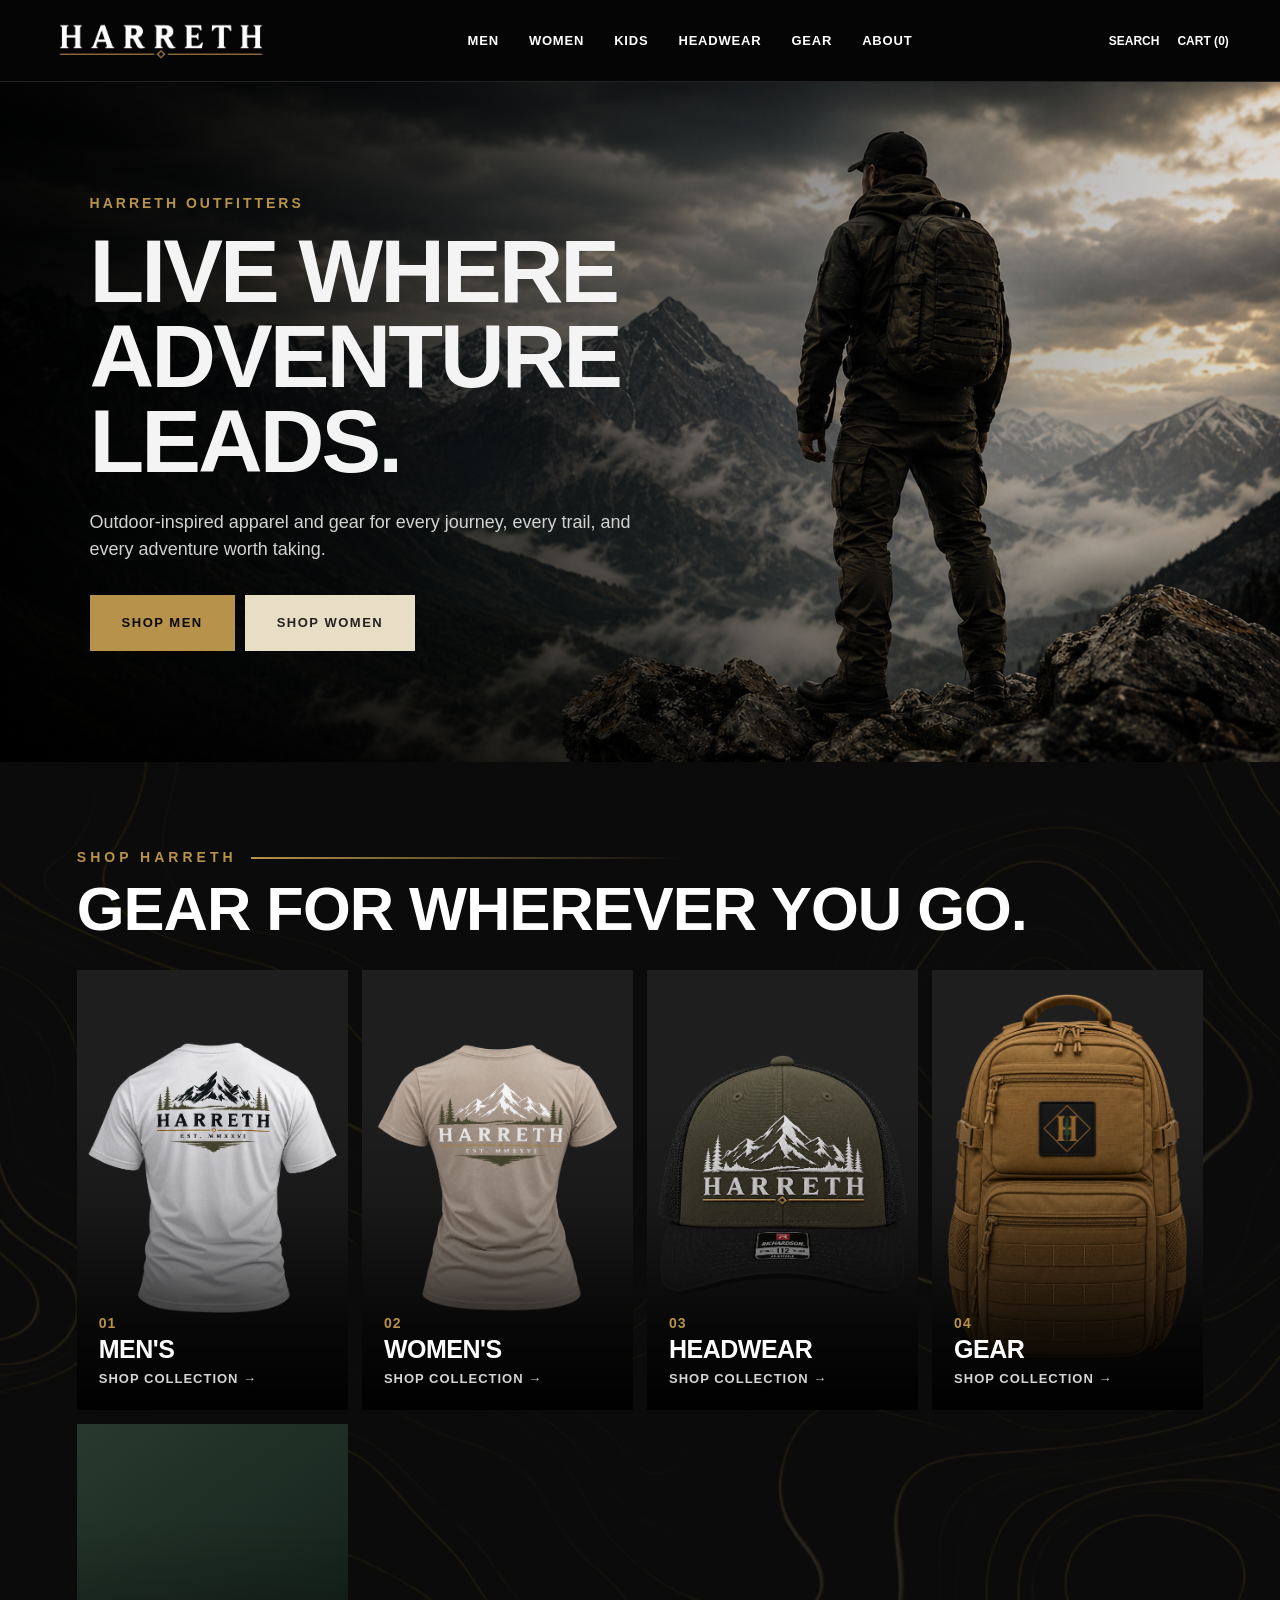
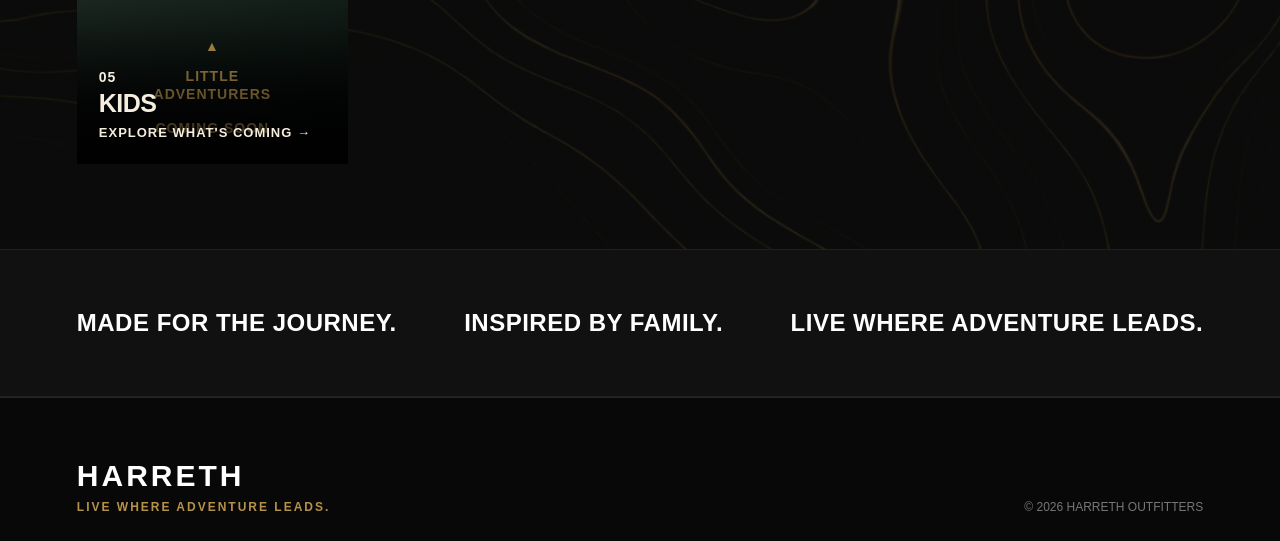
<file: index.html>
<!DOCTYPE html>
<html lang="en">

<head>
    <meta charset="UTF-8">
    <meta name="viewport" content="width=device-width, initial-scale=1.0">

    <title>HARRETH Outfitters | Live Where Adventure Leads</title>

    <meta name="description"
          content="HARRETH Outfitters. Outdoor-inspired apparel, headwear, and gear for every journey. Live Where Adventure Leads.">

    <link rel="stylesheet" href="style.css">

    <style>
        /* HEADER BUTTONS */

        .header-search,
        .header-cart {
            background: transparent;
            border: none;
            color: inherit;
            font: inherit;
            cursor: pointer;
            padding: 0;
        }

        .header-search:hover,
        .header-cart:hover {
            color: #C2A15D;
        }

        .header-search:focus-visible,
        .header-cart:focus-visible {
            outline: 2px solid #C2A15D;
            outline-offset: 5px;
        }

        /* WOMEN'S HERO BUTTON */

        .hero-buttons .btn-cream {
            background-color: #E8DDC5;
            color: #24231F;
            border: 2px solid #E8DDC5;
            transition: background-color 0.2s ease,
                        color 0.2s ease;
        }

        .hero-buttons .btn-cream:hover {
            background-color: #F5EDDE;
            border-color: #F5EDDE;
            color: #24231F;
        }

        /* LITTLE ADVENTURERS CARD */

        .category-card.kids-category {
            position: relative;
            min-height: 340px;
            background: linear-gradient(
                145deg,
                #293A30,
                #17251E 65%,
                #101B16
            );
            overflow: hidden;
            text-decoration: none;
        }

        .kids-card-art {
            position: absolute;
            inset: 0;
            display: flex;
            justify-content: center;
            align-items: center;
            flex-direction: column;
            gap: 12px;
            padding: 25px;
            padding-bottom: 105px;
            text-align: center;
            pointer-events: none;
        }

        .kids-mountain {
            color: #C2A15D;
            font-size: 65px;
            line-height: 1;
        }

        .kids-message {
            color: #F5EDDE;
            font-size: clamp(19px, 2.5vw, 28px);
            font-weight: 800;
            letter-spacing: 3px;
            line-height: 1.25;
        }

        .kids-coming-soon {
            color: #C2A15D;
            font-size: 12px;
            font-weight: 800;
            letter-spacing: 3px;
        }

        .kids-category .kids-card-caption {
            position: absolute;
            bottom: 0;
            left: 0;
            right: 0;
            z-index: 2;
            padding-top: 45px;
            background: linear-gradient(
                transparent,
                rgba(0,0,0,0.85)
            );
        }

        .kids-category .kids-card-caption h3,
        .kids-category .kids-card-caption p,
        .kids-category .kids-card-caption span {
            color: #F5EDDE;
        }

        /* MOBILE NAVIGATION */

        @media (max-width: 768px) {
            .site-header nav {
                display: flex;
                flex-wrap: wrap;
                justify-content: center;
                gap: 10px 15px;
            }

            .site-header nav a {
                white-space: nowrap;
                font-size: 12px;
            }

            .kids-category {
                min-height: 310px;
            }
        }
    </style>

    <!-- SNIPCART STYLES -->
    <link
        rel="stylesheet"
        href="https://cdn.snipcart.com/themes/v3.0.31/default/snipcart.css"
    >

</head>

<body>

    <!-- SNIPCART CONTAINER -->

    <div
        hidden
        id="snipcart"
        data-api-key="YWJiZDUxYmMtMzdiNS00NTY1LWFiMDYtNjZjY2NhNDY3MTk3NjM5MjIwNTk5NDM5Njg2NjI3">
    </div>


    <!-- =====================================
         HEADER
    ===================================== -->

    <header class="site-header">

        <div class="logo">
            <a href="index.html">
                <img
                    src="images/logo.png"
                    alt="HARRETH Outfitters"
                >
            </a>
        </div>

        <nav aria-label="Main navigation">
            <a href="men.html">MEN</a>
            <a href="women.html">WOMEN</a>
            <a href="kids.html">KIDS</a>
            <a href="headwear.html">HEADWEAR</a>
            <a href="gear.html">GEAR</a>
            <a href="about.html">ABOUT</a>
        </nav>

        <div class="header-actions">

            <button
                type="button"
                class="header-search"
                onclick="openHarrethSearch()"
            >
                SEARCH
            </button>

            <button
                type="button"
                class="header-cart snipcart-checkout"
            >
                CART
                (<span class="snipcart-items-count">0</span>)
            </button>

        </div>

    </header>


    <!-- =====================================
         MAIN CONTENT
    ===================================== -->

    <main>

        <!-- HOMEPAGE HERO -->

        <section class="hero">

            <div class="hero-content">

                <p class="eyebrow">
                    HARRETH OUTFITTERS
                </p>

                <h1>
                    LIVE WHERE<br>
                    ADVENTURE LEADS.
                </h1>

                <p class="hero-description">
                    Outdoor-inspired apparel and gear
                    for every journey, every trail,
                    and every adventure worth taking.
                </p>

                <div class="hero-buttons">

                    <a
                        href="men.html"
                        class="btn btn-gold"
                    >
                        SHOP MEN
                    </a>

                    <a
                        href="women.html"
                        class="btn btn-cream"
                    >
                        SHOP WOMEN
                    </a>

                </div>

            </div>

        </section>


        <!-- =====================================
             SHOP CATEGORIES
        ===================================== -->

        <section class="categories">

            <div class="section-heading">

                <p>SHOP HARRETH</p>

                <h2>
                    GEAR FOR WHEREVER YOU GO.
                </h2>

            </div>


            <div class="category-grid">

                <!-- MEN -->

                <a
                    href="men.html"
                    class="category-card"
                >

                    <img
                        src="images/shirtcolwhite.png"
                        alt="HARRETH Men's Collection"
                    >

                    <div>
                        <span>01</span>
                        <h3>MEN'S</h3>
                        <p>SHOP COLLECTION →</p>
                    </div>

                </a>


                <!-- WOMEN -->

                <a
                    href="women.html"
                    class="category-card"
                >

                    <img
                        src="images/womenstan.png"
                        alt="HARRETH Women's Collection"
                    >

                    <div>
                        <span>02</span>
                        <h3>WOMEN'S</h3>
                        <p>SHOP COLLECTION →</p>
                    </div>

                </a>


                <!-- HEADWEAR -->

                <a
                    href="headwear.html"
                    class="category-card"
                >

                    <img
                        src="images/rich112.png"
                        alt="HARRETH Headwear Collection"
                    >

                    <div>
                        <span>03</span>
                        <h3>HEADWEAR</h3>
                        <p>SHOP COLLECTION →</p>
                    </div>

                </a>


                <!-- GEAR -->

                <a
                    href="gear.html"
                    class="category-card"
                >

                    <img
                        src="images/backpack3.png"
                        alt="HARRETH Gear Collection"
                    >

                    <div>
                        <span>04</span>
                        <h3>GEAR</h3>
                        <p>SHOP COLLECTION →</p>
                    </div>

                </a>


                <!-- KIDS -->

                <a
                    href="kids.html"
                    class="category-card kids-category"
                    aria-label="Little Adventurers Coming Soon"
                >

                    <div class="kids-card-art"
                         aria-hidden="true">

                        <span class="kids-mountain">▲</span>

                        <span class="kids-message">
                            LITTLE<br>
                            ADVENTURERS
                        </span>

                        <span class="kids-coming-soon">
                            COMING SOON
                        </span>

                    </div>

                    <div class="kids-card-caption">
                        <span>05</span>
                        <h3>KIDS</h3>
                        <p>EXPLORE WHAT'S COMING →</p>
                    </div>

                </a>

            </div>

        </section>


        <!-- =====================================
             BRAND STRIP
        ===================================== -->

        <section class="brand-strip">

            <p>MADE FOR THE JOURNEY.</p>

            <p>INSPIRED BY FAMILY.</p>

            <p>LIVE WHERE ADVENTURE LEADS.</p>

        </section>

    </main>


    <!-- =====================================
         FOOTER
    ===================================== -->

    <footer>

        <div class="footer-brand">

            <h2>HARRETH</h2>

            <p>LIVE WHERE ADVENTURE LEADS.</p>

        </div>

        <p>© 2026 HARRETH OUTFITTERS</p>

    </footer>


    <!-- =====================================
         SCRIPTS
    ===================================== -->

    <!-- SNIPCART -->

    <script
        async
        src="https://cdn.snipcart.com/themes/v3.0.31/default/snipcart.js">
    </script>

    <!-- HARRETH SEARCH -->

    <script src="script.js"></script>

</body>

</html>
</file>
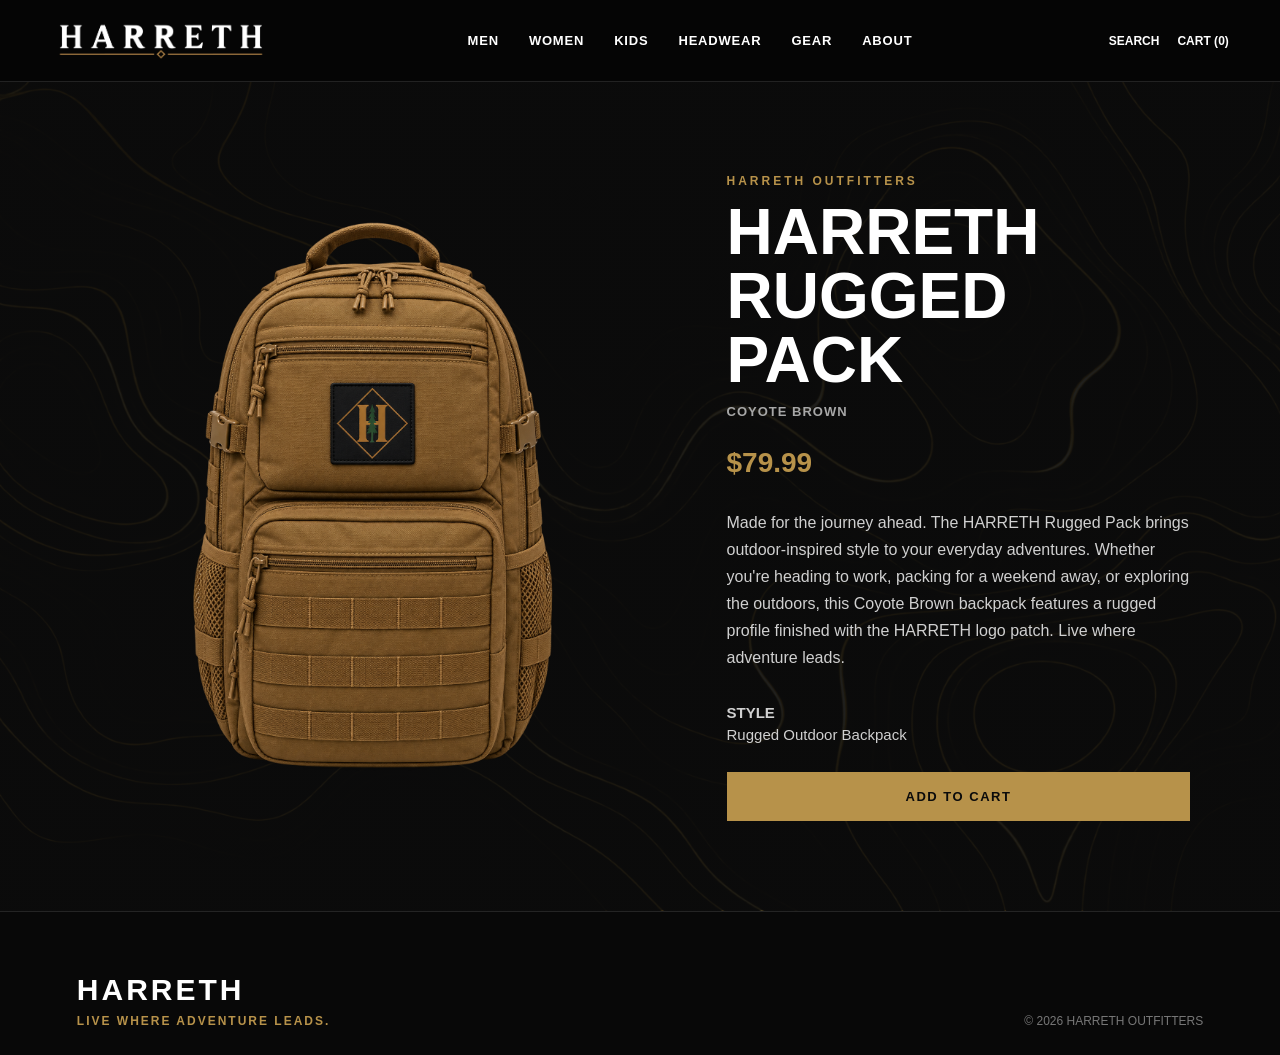
<file: gear-backpack.html>
<!DOCTYPE html>
<html lang="en">

<head>
    <meta charset="UTF-8">
    <meta name="viewport" content="width=device-width, initial-scale=1.0">

    <title>Rugged Backpack | HARRETH Outfitters</title>

    <meta
        name="description"
        content="Explore the HARRETH Rugged Pack in Coyote Brown. Outdoor-inspired storage for work, travel, and adventures. Live Where Adventure Leads."
    >

    <link rel="stylesheet" href="style.css">

    <!-- SNIPCART STYLES -->
    <link
        rel="stylesheet"
        href="https://cdn.snipcart.com/themes/v3.0.31/default/snipcart.css"
    >

    <style>

        /* HEADER BUTTONS */

        .header-search,
        .header-cart {
            background: transparent;
            border: none;
            color: inherit;
            font: inherit;
            cursor: pointer;
            padding: 0;
        }

        .header-search:hover,
        .header-cart:hover {
            color: #C2A15D;
        }

        .header-search:focus-visible,
        .header-cart:focus-visible {
            outline: 2px solid #C2A15D;
            outline-offset: 5px;
        }

        /* MOBILE NAVIGATION */

        @media (max-width: 768px) {

            .site-header nav {
                display: flex;
                flex-wrap: wrap;
                justify-content: center;
                gap: 10px 15px;
            }

            .site-header nav a {
                white-space: nowrap;
                font-size: 12px;
            }

        }

    </style>

</head>

<body>

    <!-- =====================================
         SNIPCART CONTAINER
    ===================================== -->

    <div
        hidden
        id="snipcart"
        data-api-key="YWJiZDUxYmMtMzdiNS00NTY1LWFiMDYtNjZjY2NhNDY3MTk3NjM5MjIwNTk5NDM5Njg2NjI3">
    </div>


    <!-- =====================================
         HEADER
    ===================================== -->

    <header class="site-header">

        <div class="logo">

            <a href="index.html">
                <img
                    src="images/logo.png"
                    alt="HARRETH Outfitters"
                >
            </a>

        </div>

        <nav aria-label="Main navigation">

            <a href="men.html">MEN</a>

            <a href="women.html">WOMEN</a>

            <a href="kids.html">KIDS</a>

            <a href="headwear.html">HEADWEAR</a>

            <a href="gear.html" aria-current="page">GEAR</a>

            <a href="about.html">ABOUT</a>

        </nav>

        <div class="header-actions">

            <button
                type="button"
                class="header-search"
                onclick="openHarrethSearch()"
            >
                SEARCH
            </button>

            <button
                type="button"
                class="header-cart snipcart-checkout"
            >
                CART
                (<span class="snipcart-items-count">0</span>)
            </button>

        </div>

    </header>


    <!-- =====================================
         MAIN PRODUCT CONTENT
    ===================================== -->

    <main>

        <section class="product-page">

            <div class="product-page-grid">

                <!-- PRODUCT IMAGE -->

                <div class="product-page-image">

                    <img
                        src="images/backpack3.png"
                        alt="HARRETH Rugged Pack in Coyote Brown"
                    >

                </div>


                <!-- PRODUCT INFORMATION -->

                <div class="product-page-info">

                    <p class="product-eyebrow">
                        HARRETH OUTFITTERS
                    </p>

                    <h1>
                        HARRETH RUGGED PACK
                    </h1>

                    <p class="product-color">
                        COYOTE BROWN
                    </p>

                    <p class="product-price">
                        $79.99
                    </p>

                    <p class="product-description">
                        Made for the journey ahead.

                        The HARRETH Rugged Pack brings
                        outdoor-inspired style to your
                        everyday adventures.

                        Whether you're heading to work,
                        packing for a weekend away,
                        or exploring the outdoors,
                        this Coyote Brown backpack
                        features a rugged profile
                        finished with the HARRETH
                        logo patch.

                        Live where adventure leads.
                    </p>


                    <!-- BACKPACK STYLE -->

                    <div class="product-option">

                        <p>
                            <strong>STYLE</strong>
                        </p>

                        <p>
                            Rugged Outdoor Backpack
                        </p>

                    </div>


                    <!-- ADD TO CART -->

                    <button
                        type="button"
                        id="backpack-add"
                        class="add-cart-btn snipcart-add-item"

                        data-item-id="harreth-rugged-pack-coyote"
                        data-item-name="Harreth Rugged Pack - Coyote Brown"
                        data-item-price="79.99"
                        data-item-url="/gear-backpack.html"
                        data-item-image="https://harrethoutfitters.com/images/backpack3.png"
                        data-item-description="HARRETH Rugged Pack in Coyote Brown. Outdoor-inspired storage for work, travel, and everyday adventures."
                    >
                        ADD TO CART
                    </button>

                </div>

            </div>

        </section>

    </main>


    <!-- =====================================
         FOOTER
    ===================================== -->

    <footer>

        <div class="footer-brand">

            <h2>HARRETH</h2>

            <p>LIVE WHERE ADVENTURE LEADS.</p>

        </div>

        <p>
            © 2026 HARRETH OUTFITTERS
        </p>

    </footer>


    <!-- =====================================
         SCRIPTS
    ===================================== -->

    <!-- SNIPCART SCRIPT -->

    <script
        async
        src="https://cdn.snipcart.com/themes/v3.0.31/default/snipcart.js">
    </script>

    <!-- HARRETH SEARCH SCRIPT -->

    <script src="script.js"></script>

</body>

</html>
</file>
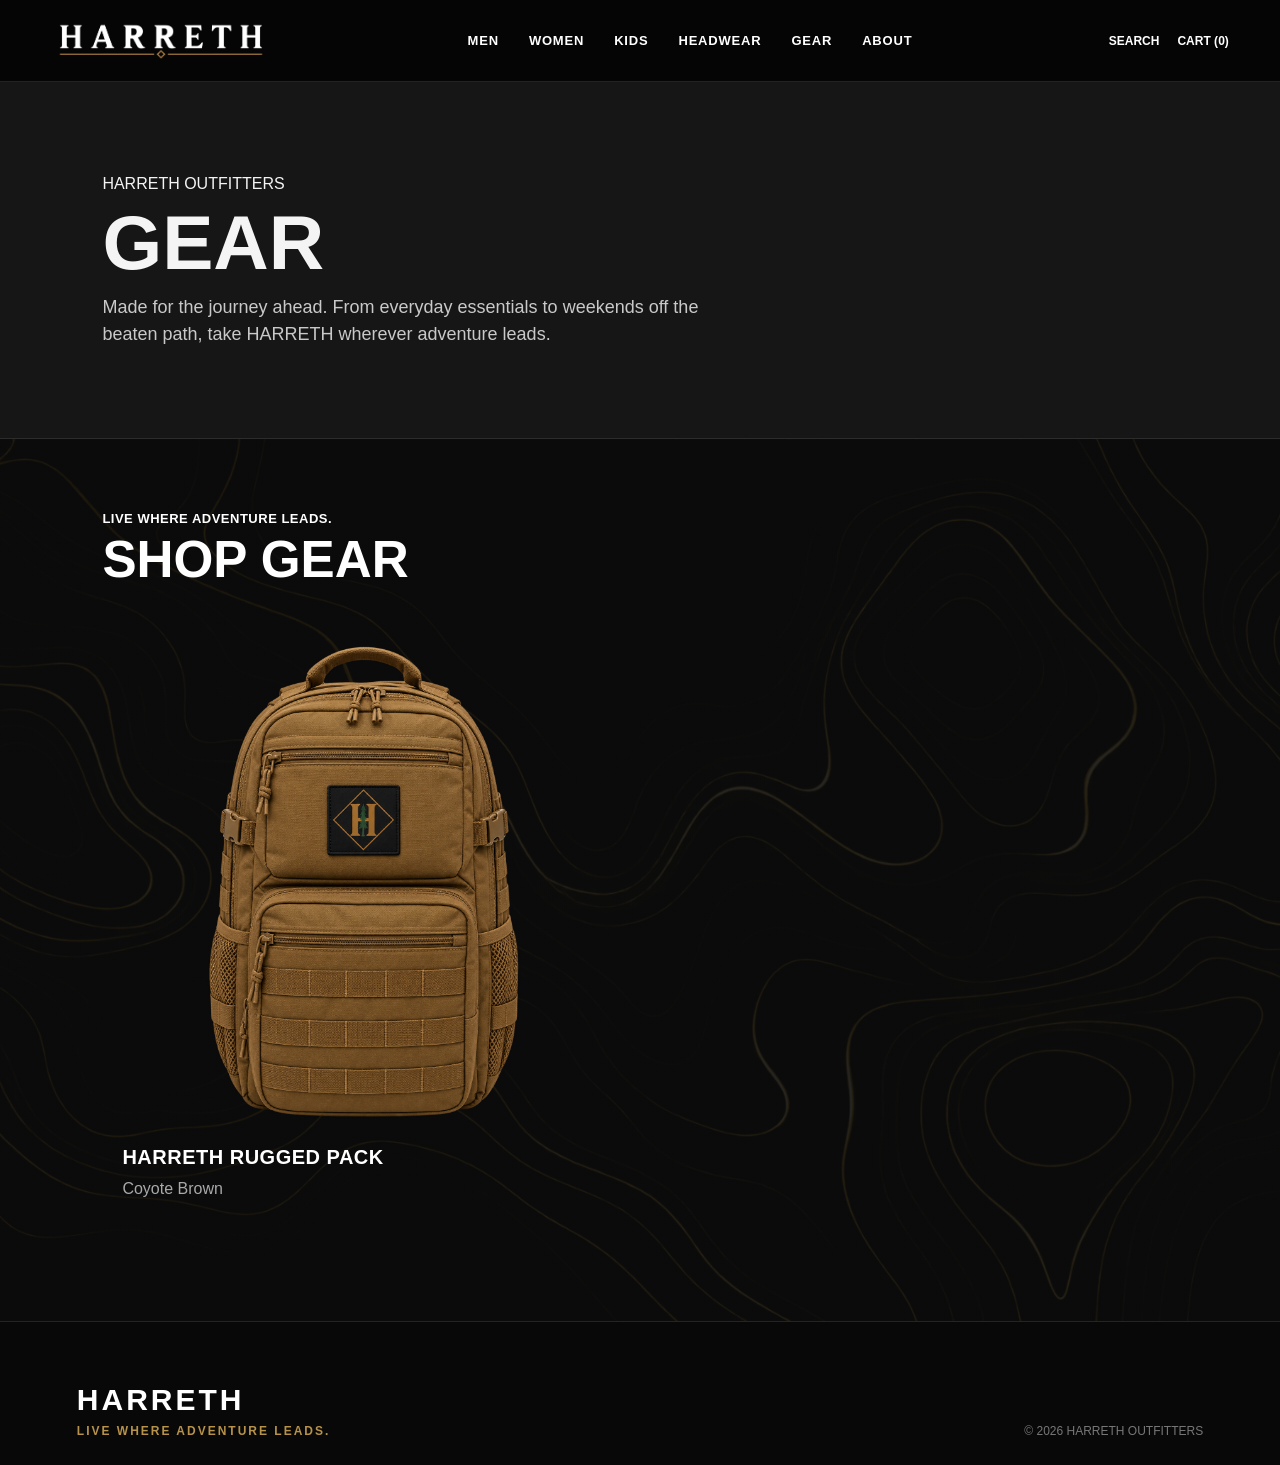
<file: gear.html>
<!DOCTYPE html>
<html lang="en">

<head>
    <meta charset="UTF-8">
    <meta name="viewport" content="width=device-width, initial-scale=1.0">

    <meta name="description"
          content="Explore the Gear Collection at Harreth Outfitters. Outdoor-inspired backpacks and equipment for wherever adventure leads.">

    <title>Gear Collection | Harreth Outfitters</title>

    <link rel="stylesheet" href="style.css">

    <!-- HARRETH HEADER BUTTON STYLING -->
    <style>
        .header-search,
        .header-cart {
            background: transparent;
            border: none;
            color: inherit;
            font: inherit;
            cursor: pointer;
            padding: 0;
        }

        .header-search:hover,
        .header-cart:hover {
            color: #C2A15D;
        }

        .header-search:focus-visible,
        .header-cart:focus-visible {
            outline: 2px solid #C2A15D;
            outline-offset: 5px;
        }

        /* MOBILE NAVIGATION */
        @media (max-width: 768px) {
            .site-header nav {
                display: flex;
                flex-wrap: wrap;
                justify-content: center;
                gap: 10px 15px;
            }

            .site-header nav a {
                white-space: nowrap;
                font-size: 12px;
            }
        }
    </style>

    <!-- SNIPCART STYLES -->
    <link
        rel="stylesheet"
        href="https://cdn.snipcart.com/themes/v3.0.31/default/snipcart.css"
    >

</head>

<body>

    <!-- SNIPCART CONTAINER -->
    <div
        hidden
        id="snipcart"
        data-api-key="YWJiZDUxYmMtMzdiNS00NTY1LWFiMDYtNjZjY2NhNDY3MTk3NjM5MjIwNTk5NDM5Njg2NjI3">
    </div>

    <!-- =====================================
         HARRETH HEADER
    ====================================== -->

    <header class="site-header">

        <div class="logo">
            <a href="index.html">
                <img
                    src="images/logo.png"
                    alt="Harreth Outfitters"
                >
            </a>
        </div>

        <nav aria-label="Main navigation">
            <a href="men.html">MEN</a>
            <a href="women.html">WOMEN</a>
            <a href="kids.html">KIDS</a>
            <a href="headwear.html">HEADWEAR</a>
            <a href="gear.html" aria-current="page">GEAR</a>
            <a href="about.html">ABOUT</a>
        </nav>

        <div class="header-actions">

            <!-- HARRETH SEARCH -->
            <button
                type="button"
                class="header-search"
                onclick="openHarrethSearch()"
            >
                SEARCH
            </button>

            <!-- SNIPCART SHOPPING CART -->
            <button
                type="button"
                class="header-cart snipcart-checkout"
            >
                CART
                (<span class="snipcart-items-count">0</span>)
            </button>

        </div>

    </header>


    <!-- =====================================
         MAIN CONTENT
    ====================================== -->

    <main>

        <!-- GEAR HERO -->

        <section class="mens-hero">

            <div class="mens-hero-content">

                <p class="eyebrow">
                    HARRETH OUTFITTERS
                </p>

                <h1>GEAR</h1>

                <p>
                    Made for the journey ahead.
                    From everyday essentials to
                    weekends off the beaten path,
                    take HARRETH wherever adventure leads.
                </p>

            </div>

        </section>


        <!-- GEAR COLLECTION -->

        <section class="mens-shop">

            <div class="section-heading">

                <p class="eyebrow">
                    LIVE WHERE ADVENTURE LEADS.
                </p>

                <h2>SHOP GEAR</h2>

            </div>


            <div class="product-grid">

                <!-- HARRETH RUGGED BACKPACK -->

                <a
                    href="gear-backpack.html"
                    class="product-card"
                >

                    <img
                        src="images/backpack3.png"
                        alt="Harreth Rugged Backpack in Coyote Brown"
                    >

                    <h3>
                        HARRETH RUGGED PACK
                    </h3>

                    <p>
                        Coyote Brown
                    </p>

                </a>

            </div>

        </section>

    </main>


    <!-- =====================================
         FOOTER
    ====================================== -->

    <footer>

        <div class="footer-brand">

            <h2>HARRETH</h2>

            <p>LIVE WHERE ADVENTURE LEADS.</p>

        </div>

        <p>
            © 2026 HARRETH OUTFITTERS
        </p>

    </footer>


    <!-- SNIPCART SCRIPT -->
    <script
        async
        src="https://cdn.snipcart.com/themes/v3.0.31/default/snipcart.js">
    </script>

    <!-- HARRETH PREMIUM SEARCH SCRIPT -->
    <script src="script.js"></script>

</body>

</html>
</file>
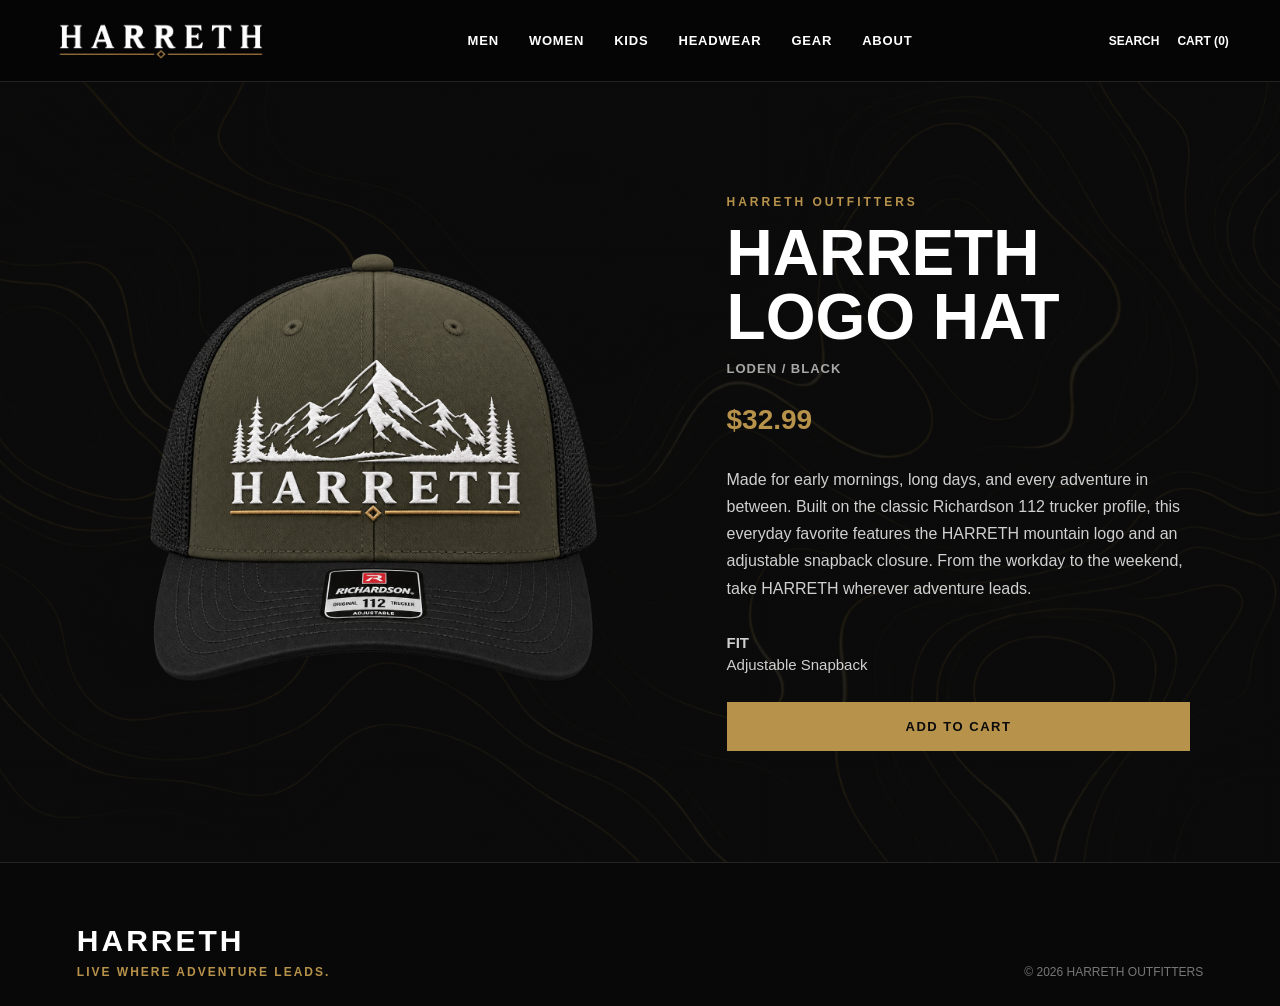
<file: headwear-hat.html>
<!DOCTYPE html>
<html lang="en">

<head>
    <meta charset="UTF-8">
    <meta name="viewport" content="width=device-width, initial-scale=1.0">

    <title>Richardson 112 Logo Hat | HARRETH Outfitters</title>

    <meta
        name="description"
        content="Shop the HARRETH Richardson 112 Logo Hat in Loden and Black. Classic adjustable trucker style featuring the HARRETH mountain logo. Live Where Adventure Leads."
    >

    <link rel="stylesheet" href="style.css">

    <!-- SNIPCART STYLES -->
    <link
        rel="stylesheet"
        href="https://cdn.snipcart.com/themes/v3.0.31/default/snipcart.css"
    >

    <style>

        /* HEADER BUTTONS */

        .header-search,
        .header-cart {
            background: transparent;
            border: none;
            color: inherit;
            font: inherit;
            cursor: pointer;
            padding: 0;
        }

        .header-search:hover,
        .header-cart:hover {
            color: #C2A15D;
        }

        .header-search:focus-visible,
        .header-cart:focus-visible {
            outline: 2px solid #C2A15D;
            outline-offset: 5px;
        }

        /* MOBILE NAVIGATION */

        @media (max-width: 768px) {

            .site-header nav {
                display: flex;
                flex-wrap: wrap;
                justify-content: center;
                gap: 10px 15px;
            }

            .site-header nav a {
                white-space: nowrap;
                font-size: 12px;
            }

        }

    </style>

</head>

<body>

    <!-- =====================================
         SNIPCART CONTAINER
    ===================================== -->

    <div
        hidden
        id="snipcart"
        data-api-key="YWJiZDUxYmMtMzdiNS00NTY1LWFiMDYtNjZjY2NhNDY3MTk3NjM5MjIwNTk5NDM5Njg2NjI3">
    </div>


    <!-- =====================================
         HEADER
    ===================================== -->

    <header class="site-header">

        <div class="logo">

            <a href="index.html">
                <img
                    src="images/logo.png"
                    alt="HARRETH Outfitters"
                >
            </a>

        </div>

        <nav aria-label="Main navigation">

            <a href="men.html">MEN</a>

            <a href="women.html">WOMEN</a>

            <a href="kids.html">KIDS</a>

            <a href="headwear.html" aria-current="page">
                HEADWEAR
            </a>

            <a href="gear.html">GEAR</a>

            <a href="about.html">ABOUT</a>

        </nav>

        <div class="header-actions">

            <button
                type="button"
                class="header-search"
                onclick="openHarrethSearch()"
            >
                SEARCH
            </button>

            <button
                type="button"
                class="header-cart snipcart-checkout"
            >
                CART
                (<span class="snipcart-items-count">0</span>)
            </button>

        </div>

    </header>


    <!-- =====================================
         MAIN PRODUCT CONTENT
    ===================================== -->

    <main>

        <section class="product-page">

            <div class="product-page-grid">

                <!-- PRODUCT IMAGE -->

                <div class="product-page-image">

                    <img
                        src="images/rich112.png"
                        alt="HARRETH Richardson 112 Loden and Black Logo Hat"
                    >

                </div>


                <!-- PRODUCT INFORMATION -->

                <div class="product-page-info">

                    <p class="product-eyebrow">
                        HARRETH OUTFITTERS
                    </p>

                    <h1>
                        HARRETH LOGO HAT
                    </h1>

                    <p class="product-color">
                        LODEN / BLACK
                    </p>

                    <p class="product-price">
                        $32.99
                    </p>

                    <p class="product-description">
                        Made for early mornings, long days,
                        and every adventure in between.

                        Built on the classic Richardson 112
                        trucker profile, this everyday
                        favorite features the HARRETH
                        mountain logo and an adjustable
                        snapback closure.

                        From the workday to the weekend,
                        take HARRETH wherever adventure leads.
                    </p>


                    <!-- HAT FIT -->

                    <div class="product-option">

                        <p>
                            <strong>FIT</strong>
                        </p>

                        <p>
                            Adjustable Snapback
                        </p>

                    </div>


                    <!-- ADD TO CART -->

                    <button
                        type="button"
                        id="hat-add"
                        class="add-cart-btn snipcart-add-item"

                        data-item-id="harreth-richardson-112-loden-black"
                        data-item-name="Harreth Logo Hat - Loden / Black"
                        data-item-price="32.99"
                        data-item-url="/headwear-hat.html"
                        data-item-image="https://harrethoutfitters.com/images/rich112.png"
                        data-item-description="HARRETH Richardson 112 Loden and Black adjustable snapback featuring the HARRETH mountain logo."
                    >
                        ADD TO CART
                    </button>

                </div>

            </div>

        </section>

    </main>


    <!-- =====================================
         FOOTER
    ===================================== -->

    <footer>

        <div class="footer-brand">

            <h2>HARRETH</h2>

            <p>LIVE WHERE ADVENTURE LEADS.</p>

        </div>

        <p>
            © 2026 HARRETH OUTFITTERS
        </p>

    </footer>


    <!-- =====================================
         SCRIPTS
    ===================================== -->

    <!-- SNIPCART SCRIPT -->

    <script
        async
        src="https://cdn.snipcart.com/themes/v3.0.31/default/snipcart.js">
    </script>


    <!-- HARRETH SEARCH SCRIPT -->

    <script src="script.js"></script>

</body>

</html>
</file>
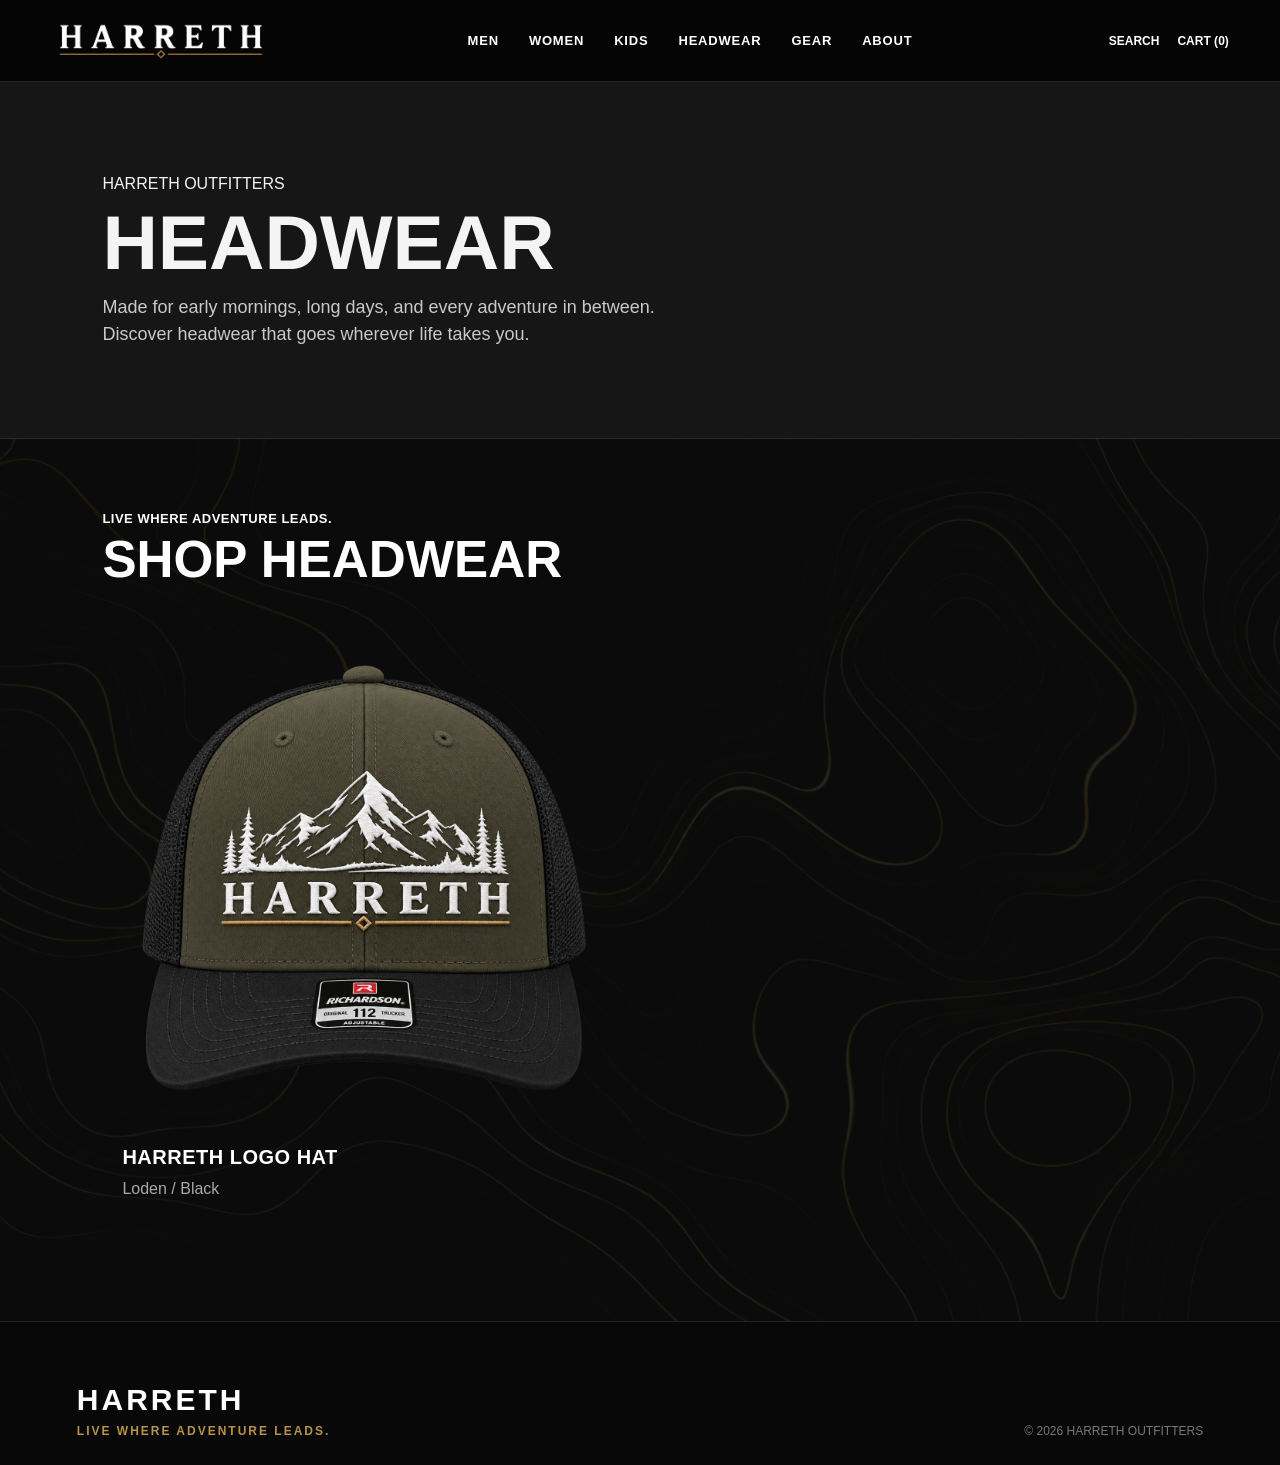
<file: headwear.html>
<!DOCTYPE html>
<html lang="en">

<head>
    <meta charset="UTF-8">
    <meta name="viewport" content="width=device-width, initial-scale=1.0">

    <meta name="description"
          content="Shop Harreth Outfitters headwear. Discover outdoor-inspired hats designed for everyday adventures. Live Where Adventure Leads.">

    <title>Headwear Collection | Harreth Outfitters</title>

    <link rel="stylesheet" href="style.css">

    <!-- HARRETH HEADER BUTTONS -->
    <style>
        .header-search,
        .header-cart {
            background: transparent;
            border: none;
            color: inherit;
            font: inherit;
            cursor: pointer;
            padding: 0;
        }

        .header-search:hover,
        .header-cart:hover {
            color: #C2A15D;
        }

        .header-search:focus-visible,
        .header-cart:focus-visible {
            outline: 2px solid #C2A15D;
            outline-offset: 5px;
        }

        /* MOBILE NAVIGATION */
        @media (max-width: 768px) {
            .site-header nav {
                display: flex;
                flex-wrap: wrap;
                justify-content: center;
                gap: 10px 15px;
            }

            .site-header nav a {
                white-space: nowrap;
                font-size: 12px;
            }
        }
    </style>

    <!-- SNIPCART STYLES -->
    <link
        rel="stylesheet"
        href="https://cdn.snipcart.com/themes/v3.0.31/default/snipcart.css"
    >

</head>

<body>

    <!-- SNIPCART CONTAINER -->
    <div
        hidden
        id="snipcart"
        data-api-key="YWJiZDUxYmMtMzdiNS00NTY1LWFiMDYtNjZjY2NhNDY3MTk3NjM5MjIwNTk5NDM5Njg2NjI3">
    </div>

    <!-- =====================================
         HARRETH HEADER
    ====================================== -->

    <header class="site-header">

        <div class="logo">
            <a href="index.html">
                <img
                    src="images/logo.png"
                    alt="Harreth Outfitters"
                >
            </a>
        </div>

        <nav aria-label="Main navigation">
            <a href="men.html">MEN</a>
            <a href="women.html">WOMEN</a>
            <a href="kids.html">KIDS</a>
            <a href="headwear.html" aria-current="page">HEADWEAR</a>
            <a href="gear.html">GEAR</a>
            <a href="about.html">ABOUT</a>
        </nav>

        <div class="header-actions">

            <!-- HARRETH SEARCH BUTTON -->
            <button
                type="button"
                class="header-search"
                onclick="openHarrethSearch()"
            >
                SEARCH
            </button>

            <!-- SNIPCART SHOPPING CART -->
            <button
                type="button"
                class="header-cart snipcart-checkout"
            >
                CART
                (<span class="snipcart-items-count">0</span>)
            </button>

        </div>

    </header>


    <!-- =====================================
         MAIN CONTENT
    ====================================== -->

    <main>

        <!-- HEADWEAR HERO -->

        <section class="mens-hero">

            <div class="mens-hero-content">

                <p class="eyebrow">
                    HARRETH OUTFITTERS
                </p>

                <h1>HEADWEAR</h1>

                <p>
                    Made for early mornings, long days,
                    and every adventure in between.
                    Discover headwear that goes
                    wherever life takes you.
                </p>

            </div>

        </section>


        <!-- HEADWEAR COLLECTION -->

        <section class="mens-shop">

            <div class="section-heading">

                <p class="eyebrow">
                    LIVE WHERE ADVENTURE LEADS.
                </p>

                <h2>SHOP HEADWEAR</h2>

            </div>


            <div class="product-grid">

                <!-- RICHARDSON 112 HAT -->

                <a
                    href="headwear-hat.html"
                    class="product-card"
                >

                    <img
                        src="images/rich112.png"
                        alt="Harreth Richardson 112 Hat"
                    >

                    <h3>
                        HARRETH LOGO HAT
                    </h3>

                    <p>
                        Loden / Black
                    </p>

                </a>

            </div>

        </section>

    </main>


    <!-- =====================================
         FOOTER
    ====================================== -->

    <footer>

        <div class="footer-brand">

            <h2>HARRETH</h2>

            <p>LIVE WHERE ADVENTURE LEADS.</p>

        </div>

        <p>
            © 2026 HARRETH OUTFITTERS
        </p>

    </footer>


    <!-- SNIPCART SCRIPT -->
    <script
        async
        src="https://cdn.snipcart.com/themes/v3.0.31/default/snipcart.js">
    </script>

    <!-- HARRETH PREMIUM SEARCH -->
    <script src="script.js"></script>

</body>

</html>
</file>
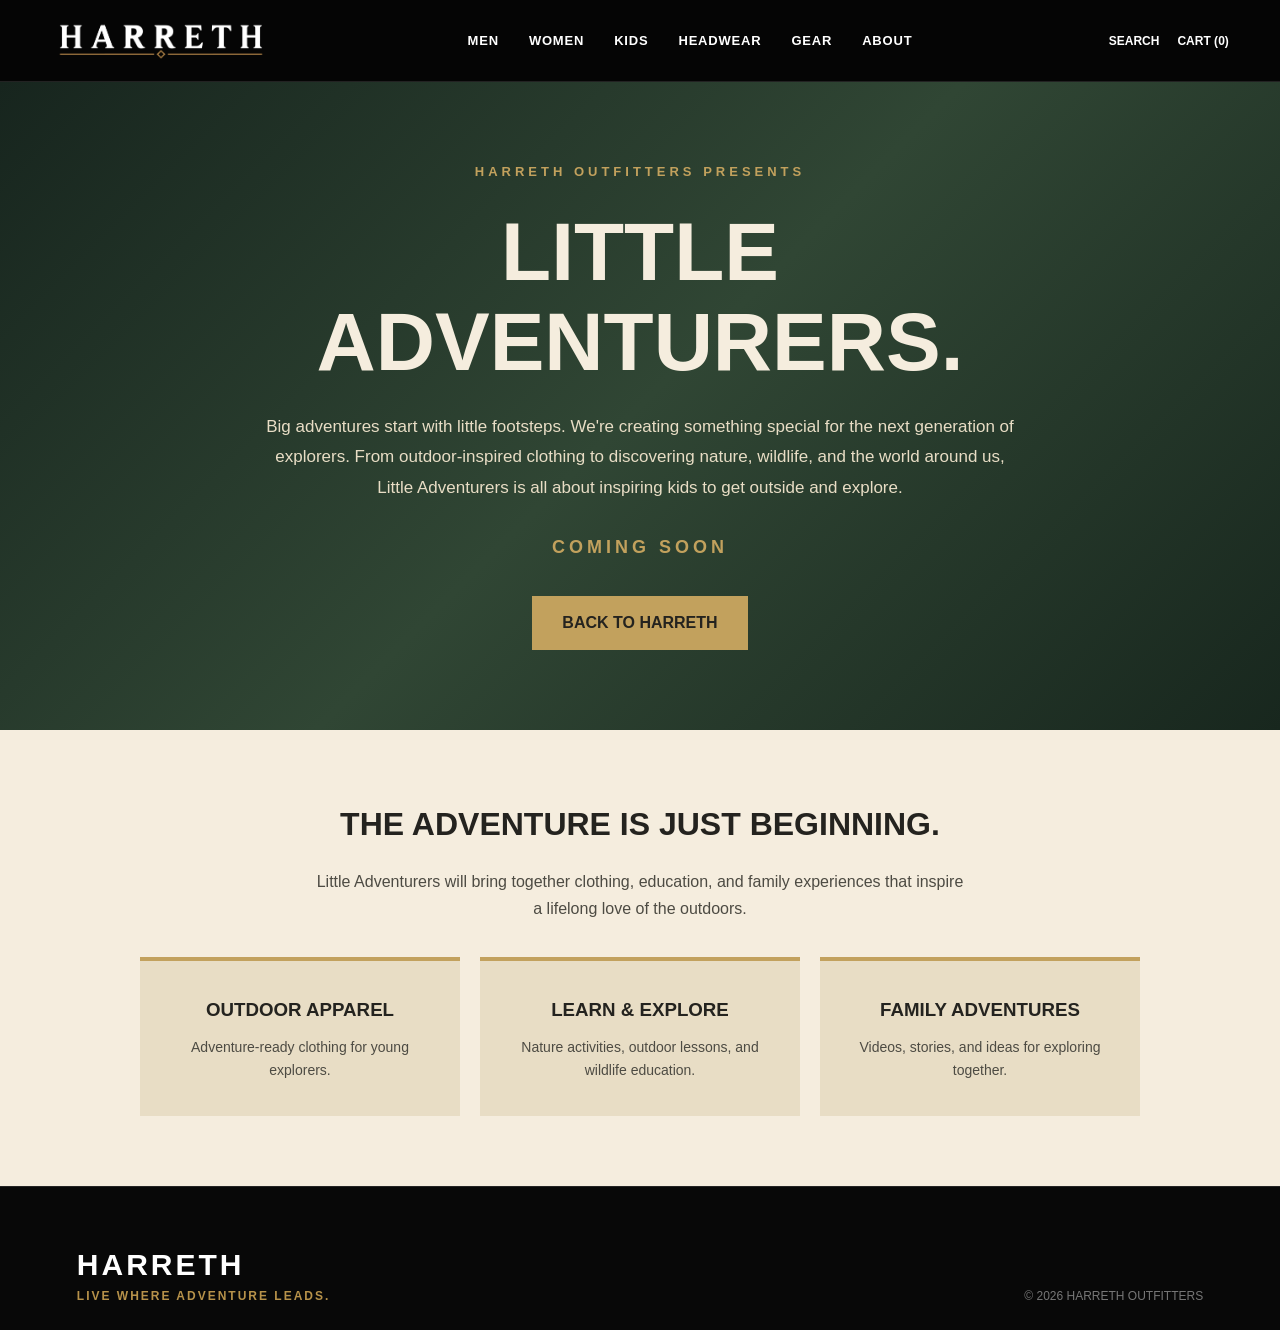
<file: kids.html>
<!DOCTYPE html>
<html lang="en">

<head>
    <meta charset="UTF-8">
    <meta name="viewport" content="width=device-width, initial-scale=1.0">

    <meta name="description"
          content="Little Adventurers by Harreth Outfitters. Kids clothing, outdoor education, and family adventures coming soon.">

    <title>Little Adventurers | Harreth Outfitters</title>

    <link rel="stylesheet" href="style.css">

    <style>
        .header-search,
        .header-cart {
            background: transparent;
            border: none;
            color: inherit;
            font: inherit;
            cursor: pointer;
            padding: 0;
        }

        .header-search:hover,
        .header-cart:hover {
            color: #C2A15D;
        }

        .kids-hero {
            background: linear-gradient(
                135deg,
                #17251E,
                #304634,
                #18271E
            );
            min-height: 70vh;
            display: flex;
            align-items: center;
            justify-content: center;
            text-align: center;
            padding: 80px 20px;
        }

        .kids-content {
            max-width: 750px;
        }

        .kids-eyebrow {
            color: #C2A15D;
            letter-spacing: 4px;
            font-size: 13px;
            font-weight: 700;
            margin-bottom: 25px;
        }

        .kids-content h1 {
            color: #F5EDDE;
            font-size: clamp(42px, 8vw, 82px);
            line-height: 1.1;
            margin: 0 0 25px;
        }

        .kids-description {
            color: #E8DDC5;
            font-size: 17px;
            line-height: 1.8;
            margin-bottom: 30px;
        }

        .coming-soon {
            color: #C2A15D;
            font-size: 18px;
            font-weight: 800;
            letter-spacing: 4px;
            margin-bottom: 35px;
        }

        .kids-back {
            display: inline-block;
            background: #C2A15D;
            color: #24231F;
            padding: 15px 30px;
            font-weight: 800;
            text-decoration: none;
        }

        .kids-back:hover {
            background: #E8DDC5;
        }

        .kids-preview {
            background: #F5EDDE;
            padding: 70px 20px;
            text-align: center;
        }

        .kids-preview h2 {
            color: #24231F;
            font-size: 32px;
            margin-bottom: 20px;
        }

        .kids-preview > p {
            color: #4D4B43;
            max-width: 650px;
            margin: 0 auto 35px;
            line-height: 1.7;
        }

        .preview-grid {
            display: grid;
            grid-template-columns: repeat(3, 1fr);
            gap: 20px;
            max-width: 1000px;
            margin: auto;
        }

        .preview-item {
            background: #E8DDC5;
            padding: 35px 20px;
            border-top: 4px solid #C2A15D;
        }

        .preview-item h3 {
            color: #24231F;
            margin-bottom: 12px;
        }

        .preview-item p {
            color: #4D4B43;
            font-size: 14px;
            line-height: 1.6;
        }

        @media (max-width: 768px) {
            .site-header nav {
                display: flex;
                flex-wrap: wrap;
                justify-content: center;
                gap: 10px 15px;
            }

            .preview-grid {
                grid-template-columns: 1fr;
            }
        }
    </style>

    <!-- SNIPCART STYLES -->
    <link
        rel="stylesheet"
        href="https://cdn.snipcart.com/themes/v3.0.31/default/snipcart.css"
    >

</head>

<body>

    <!-- SNIPCART CONTAINER -->
    <div
        hidden
        id="snipcart"
        data-api-key="YWJiZDUxYmMtMzdiNS00NTY1LWFiMDYtNjZjY2NhNDY3MTk3NjM5MjIwNTk5NDM5Njg2NjI3">
    </div>

    <!-- HEADER -->

    <header class="site-header">

        <div class="logo">
            <a href="index.html">
                <img
                    src="images/logo.png"
                    alt="Harreth Outfitters"
                >
            </a>
        </div>

        <nav aria-label="Main navigation">
            <a href="men.html">MEN</a>
            <a href="women.html">WOMEN</a>
            <a href="kids.html" aria-current="page">KIDS</a>
            <a href="headwear.html">HEADWEAR</a>
            <a href="gear.html">GEAR</a>
            <a href="about.html">ABOUT</a>
        </nav>

        <div class="header-actions">

            <button
                type="button"
                class="header-search"
                onclick="openHarrethSearch()"
            >
                SEARCH
            </button>

            <button
                type="button"
                class="header-cart snipcart-checkout"
            >
                CART
                (<span class="snipcart-items-count">0</span>)
            </button>

        </div>

    </header>

    <main>

        <!-- KIDS HERO -->

        <section class="kids-hero">

            <div class="kids-content">

                <p class="kids-eyebrow">
                    HARRETH OUTFITTERS PRESENTS
                </p>

                <h1>
                    LITTLE<br>
                    ADVENTURERS.
                </h1>

                <p class="kids-description">
                    Big adventures start with little footsteps.
                    We're creating something special for the
                    next generation of explorers.

                    From outdoor-inspired clothing to
                    discovering nature, wildlife, and the
                    world around us, Little Adventurers
                    is all about inspiring kids to get
                    outside and explore.
                </p>

                <p class="coming-soon">
                    COMING SOON
                </p>

                <a href="index.html" class="kids-back">
                    BACK TO HARRETH
                </a>

            </div>

        </section>

        <!-- WHAT'S COMING -->

        <section class="kids-preview">

            <h2>
                THE ADVENTURE IS JUST BEGINNING.
            </h2>

            <p>
                Little Adventurers will bring together
                clothing, education, and family experiences
                that inspire a lifelong love of the outdoors.
            </p>

            <div class="preview-grid">

                <div class="preview-item">
                    <h3>OUTDOOR APPAREL</h3>
                    <p>
                        Adventure-ready clothing
                        for young explorers.
                    </p>
                </div>

                <div class="preview-item">
                    <h3>LEARN & EXPLORE</h3>
                    <p>
                        Nature activities, outdoor
                        lessons, and wildlife education.
                    </p>
                </div>

                <div class="preview-item">
                    <h3>FAMILY ADVENTURES</h3>
                    <p>
                        Videos, stories, and ideas
                        for exploring together.
                    </p>
                </div>

            </div>

        </section>

    </main>

    <!-- FOOTER -->

    <footer>

        <div class="footer-brand">
            <h2>HARRETH</h2>
            <p>LIVE WHERE ADVENTURE LEADS.</p>
        </div>

        <p>© 2026 HARRETH OUTFITTERS</p>

    </footer>

    <!-- SNIPCART SCRIPT -->
    <script
        async
        src="https://cdn.snipcart.com/themes/v3.0.31/default/snipcart.js">
    </script>

    <!-- HARRETH SEARCH -->
    <script src="script.js"></script>

</body>

</html>
</file>
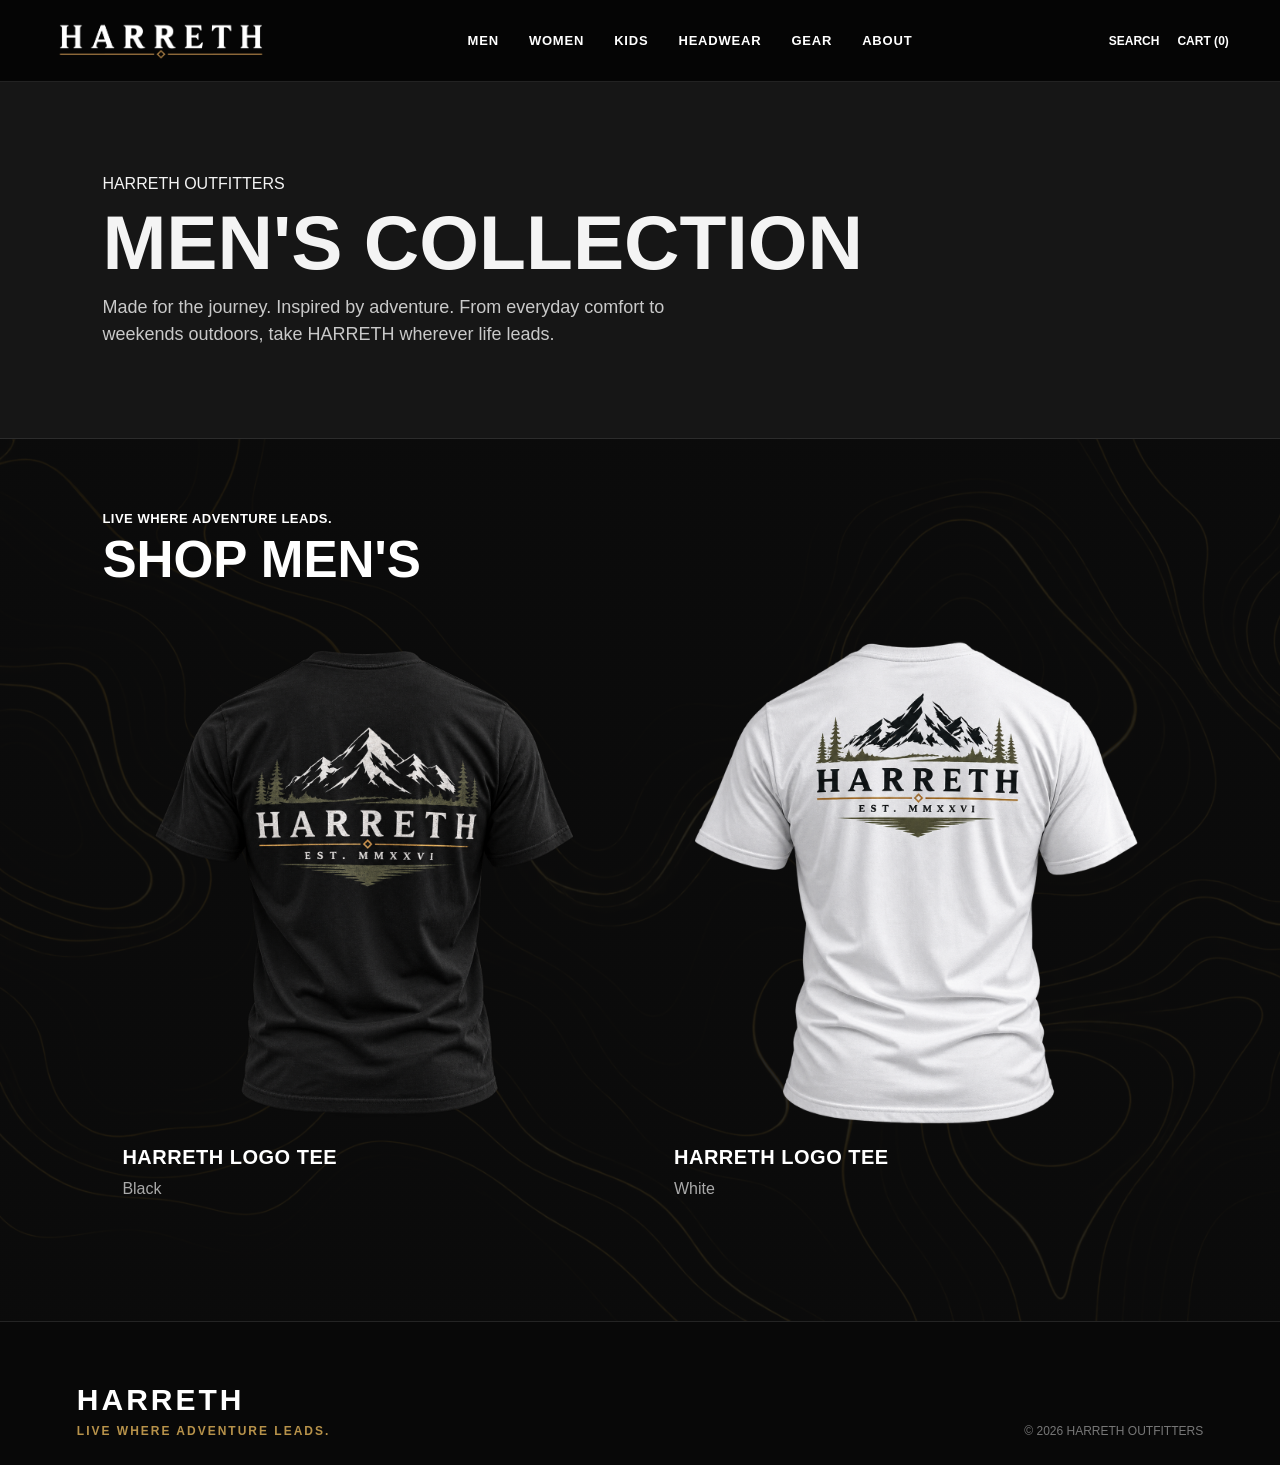
<file: men.html>
<!DOCTYPE html>
<html lang="en">

<head>
    <meta charset="UTF-8">
    <meta name="viewport" content="width=device-width, initial-scale=1.0">

    <meta name="description"
          content="Shop the Men's Collection at Harreth Outfitters. Outdoor-inspired apparel for every journey. Live Where Adventure Leads.">

    <title>Men's Collection | Harreth Outfitters</title>

    <link rel="stylesheet" href="style.css">

    <!-- HARRETH HEADER BUTTONS -->
    <style>
        .header-search {
            background: transparent;
            border: none;
            color: inherit;
            font: inherit;
            cursor: pointer;
            padding: 0;
        }

        .header-search:hover {
            color: #C2A15D;
        }

        .header-cart {
            background: transparent;
            border: none;
            color: inherit;
            font: inherit;
            cursor: pointer;
            padding: 0;
        }

        .header-cart:hover {
            color: #C2A15D;
        }

        /* MOBILE NAVIGATION */
        @media (max-width: 768px) {
            .site-header nav {
                display: flex;
                flex-wrap: wrap;
                justify-content: center;
                gap: 10px 15px;
            }

            .site-header nav a {
                white-space: nowrap;
                font-size: 12px;
            }
        }
    </style>

    <!-- SNIPCART STYLES -->
    <link
        rel="stylesheet"
        href="https://cdn.snipcart.com/themes/v3.0.31/default/snipcart.css"
    >

</head>

<body>

    <!-- SNIPCART CONTAINER -->
    <div
        hidden
        id="snipcart"
        data-api-key="YWJiZDUxYmMtMzdiNS00NTY1LWFiMDYtNjZjY2NhNDY3MTk3NjM5MjIwNTk5NDM5Njg2NjI3">
    </div>

    <!-- =====================================
         HARRETH HEADER
    ====================================== -->

    <header class="site-header">

        <div class="logo">
            <a href="index.html">
                <img
                    src="images/logo.png"
                    alt="Harreth Outfitters"
                >
            </a>
        </div>

        <nav aria-label="Main navigation">
            <a href="men.html" aria-current="page">MEN</a>
            <a href="women.html">WOMEN</a>
            <a href="kids.html">KIDS</a>
            <a href="headwear.html">HEADWEAR</a>
            <a href="gear.html">GEAR</a>
            <a href="about.html">ABOUT</a>
        </nav>

        <div class="header-actions">

            <button
                type="button"
                class="header-search"
                onclick="openHarrethSearch()"
            >
                SEARCH
            </button>

            <button
                type="button"
                class="header-cart snipcart-checkout"
            >
                CART
                (<span class="snipcart-items-count">0</span>)
            </button>

        </div>

    </header>


    <!-- =====================================
         MAIN CONTENT
    ====================================== -->

    <main>

        <!-- MEN'S HERO -->

        <section class="mens-hero">

            <div class="mens-hero-content">

                <p class="eyebrow">
                    HARRETH OUTFITTERS
                </p>

                <h1>
                    MEN'S COLLECTION
                </h1>

                <p>
                    Made for the journey. Inspired by adventure.
                    From everyday comfort to weekends outdoors,
                    take HARRETH wherever life leads.
                </p>

            </div>

        </section>


        <!-- MEN'S PRODUCTS -->

        <section class="mens-shop">

            <div class="section-heading">

                <p class="eyebrow">
                    LIVE WHERE ADVENTURE LEADS.
                </p>

                <h2>
                    SHOP MEN'S
                </h2>

            </div>


            <div class="product-grid">

                <!-- BLACK LOGO TEE -->

                <a
                    href="mens-black-tee.html"
                    class="product-card"
                >

                    <img
                        src="images/shirtcol.png"
                        alt="Harreth Men's Black T-Shirt"
                    >

                    <h3>
                        HARRETH LOGO TEE
                    </h3>

                    <p>
                        Black
                    </p>

                </a>


                <!-- WHITE LOGO TEE -->

                <a
                    href="mens-white-tee.html"
                    class="product-card"
                >

                    <img
                        src="images/shirtcolwhite.png"
                        alt="Harreth Men's White T-Shirt"
                    >

                    <h3>
                        HARRETH LOGO TEE
                    </h3>

                    <p>
                        White
                    </p>

                </a>

            </div>

        </section>

    </main>


    <!-- =====================================
         FOOTER
    ====================================== -->

    <footer>

        <div class="footer-brand">

            <h2>HARRETH</h2>

            <p>LIVE WHERE ADVENTURE LEADS.</p>

        </div>

        <p>
            © 2026 HARRETH OUTFITTERS
        </p>

    </footer>


    <!-- SNIPCART SCRIPT -->
    <script
        async
        src="https://cdn.snipcart.com/themes/v3.0.31/default/snipcart.js">
    </script>

    <!-- HARRETH SEARCH SCRIPT -->
    <script src="script.js"></script>

</body>

</html>
</file>
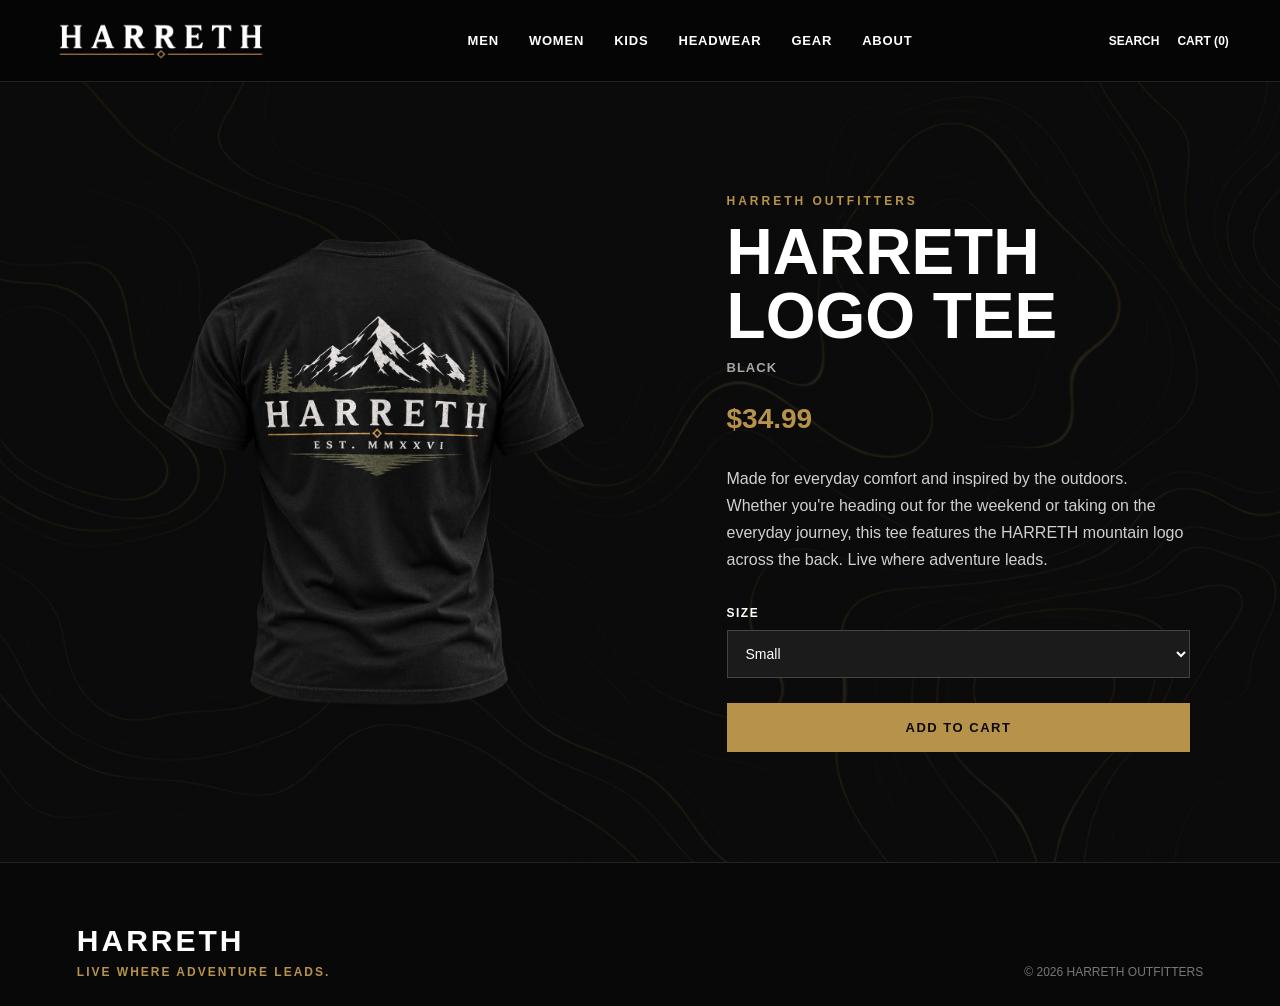
<file: mens-black-tee.html>
<!DOCTYPE html>
<html lang="en">

<head>
    <meta charset="UTF-8">
    <meta name="viewport" content="width=device-width, initial-scale=1.0">

    <title>Men's Black Logo Tee | HARRETH Outfitters</title>

    <meta name="description"
          content="Shop the HARRETH Men's Black Logo Tee. Comfortable outdoor-inspired apparel featuring the HARRETH mountain logo. Live Where Adventure Leads.">

    <link rel="stylesheet" href="style.css">

    <!-- SNIPCART STYLES -->
    <link
        rel="stylesheet"
        href="https://cdn.snipcart.com/themes/v3.0.31/default/snipcart.css"
    >

    <style>
        /* HEADER BUTTONS */

        .header-search,
        .header-cart {
            background: transparent;
            border: none;
            color: inherit;
            font: inherit;
            cursor: pointer;
            padding: 0;
        }

        .header-search:hover,
        .header-cart:hover {
            color: #C2A15D;
        }

        .header-search:focus-visible,
        .header-cart:focus-visible {
            outline: 2px solid #C2A15D;
            outline-offset: 5px;
        }

        /* MOBILE NAVIGATION */

        @media (max-width: 768px) {
            .site-header nav {
                display: flex;
                flex-wrap: wrap;
                justify-content: center;
                gap: 10px 15px;
            }

            .site-header nav a {
                white-space: nowrap;
                font-size: 12px;
            }
        }
    </style>

</head>

<body>

    <!-- =====================================
         SNIPCART CONTAINER
    ===================================== -->

    <div
        hidden
        id="snipcart"
        data-api-key="YWJiZDUxYmMtMzdiNS00NTY1LWFiMDYtNjZjY2NhNDY3MTk3NjM5MjIwNTk5NDM5Njg2NjI3">
    </div>


    <!-- =====================================
         HEADER
    ===================================== -->

    <header class="site-header">

        <div class="logo">
            <a href="index.html">
                <img
                    src="images/logo.png"
                    alt="HARRETH Outfitters"
                >
            </a>
        </div>

        <nav aria-label="Main navigation">
            <a href="men.html">MEN</a>
            <a href="women.html">WOMEN</a>
            <a href="kids.html">KIDS</a>
            <a href="headwear.html">HEADWEAR</a>
            <a href="gear.html">GEAR</a>
            <a href="about.html">ABOUT</a>
        </nav>

        <div class="header-actions">

            <button
                type="button"
                class="header-search"
                onclick="openHarrethSearch()"
            >
                SEARCH
            </button>

            <button
                type="button"
                class="header-cart snipcart-checkout"
            >
                CART
                (<span class="snipcart-items-count">0</span>)
            </button>

        </div>

    </header>


    <!-- =====================================
         MAIN PRODUCT CONTENT
    ===================================== -->

    <main>

        <section class="product-page">

            <div class="product-page-grid">

                <!-- PRODUCT IMAGE -->

                <div class="product-page-image">

                    <img
                        src="images/shirtcol.png"
                        alt="HARRETH Men's Black Logo Tee"
                    >

                </div>


                <!-- PRODUCT INFORMATION -->

                <div class="product-page-info">

                    <p class="product-eyebrow">
                        HARRETH OUTFITTERS
                    </p>

                    <h1>
                        HARRETH LOGO TEE
                    </h1>

                    <p class="product-color">
                        BLACK
                    </p>

                    <p class="product-price">
                        $34.99
                    </p>

                    <p class="product-description">
                        Made for everyday comfort and
                        inspired by the outdoors.
                        Whether you're heading out for
                        the weekend or taking on the
                        everyday journey, this tee
                        features the HARRETH mountain
                        logo across the back.
                        Live where adventure leads.
                    </p>


                    <!-- SIZE SELECTION -->

                    <div class="product-option">

                        <label for="shirt-size">
                            SIZE
                        </label>

                        <select id="shirt-size">
                            <option value="Small">Small</option>
                            <option value="Medium">Medium</option>
                            <option value="Large">Large</option>
                            <option value="XL">XL</option>
                            <option value="2XL">2XL</option>
                            <option value="3XL">3XL</option>
                        </select>

                    </div>


                    <!-- ADD TO CART -->

                    <button
                        type="button"
                        id="black-tee-add"
                        class="add-cart-btn snipcart-add-item"

                        data-item-id="harreth-mens-black-logo-tee"
                        data-item-name="Harreth Logo Tee - Black"
                        data-item-price="34.99"
                        data-item-url="/mens-black-tee.html"
                        data-item-image="https://harrethoutfitters.com/images/shirtcol.png"
                        data-item-description="HARRETH Men's Black Logo Tee. Comfortable outdoor-inspired apparel featuring the HARRETH mountain logo."

                        data-item-custom1-name="Size"
                        data-item-custom1-options="Small|Medium|Large|XL|2XL|3XL"
                        data-item-custom1-value="Small"
                    >
                        ADD TO CART
                    </button>

                </div>

            </div>

        </section>

    </main>


    <!-- =====================================
         FOOTER
    ===================================== -->

    <footer>

        <div class="footer-brand">

            <h2>HARRETH</h2>

            <p>LIVE WHERE ADVENTURE LEADS.</p>

        </div>

        <p>
            © 2026 HARRETH OUTFITTERS
        </p>

    </footer>


    <!-- =====================================
         SCRIPTS
    ===================================== -->

    <!-- SNIPCART SCRIPT -->

    <script
        async
        src="https://cdn.snipcart.com/themes/v3.0.31/default/snipcart.js">
    </script>


    <!-- SIZE SELECTOR SCRIPT -->

    <script>
        const sizeSelect = document.getElementById("shirt-size");
        const addButton = document.getElementById("black-tee-add");

        sizeSelect.addEventListener("change", () => {
            addButton.setAttribute(
                "data-item-custom1-value",
                sizeSelect.value
            );
        });
    </script>


    <!-- HARRETH SEARCH SCRIPT -->

    <script src="script.js"></script>

</body>

</html>
</file>
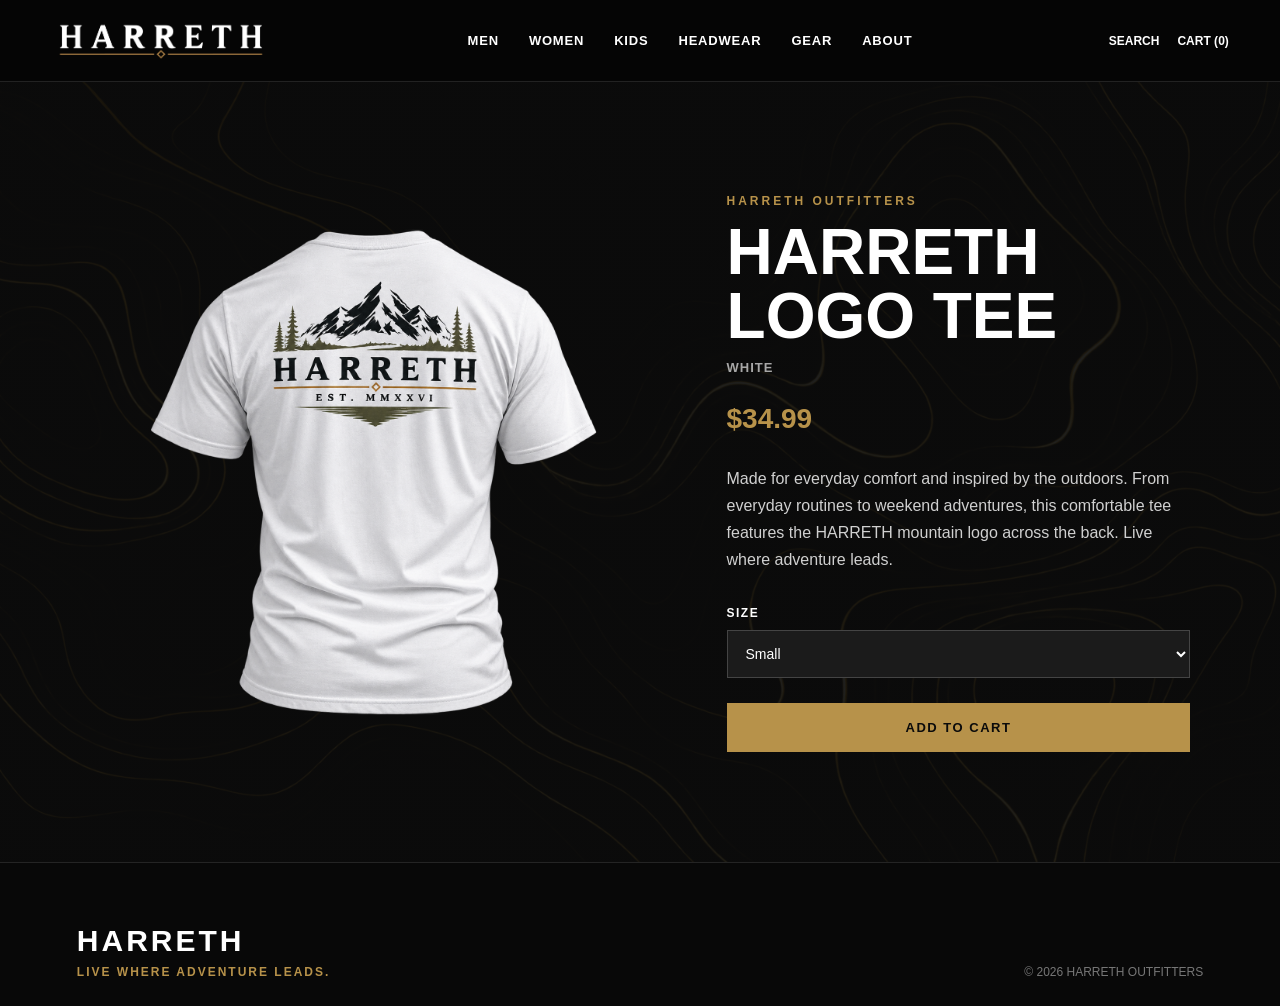
<file: mens-white-tee.html>
<!DOCTYPE html>
<html lang="en">

<head>
    <meta charset="UTF-8">
    <meta name="viewport" content="width=device-width, initial-scale=1.0">

    <title>Men's White Logo Tee | HARRETH Outfitters</title>

    <meta name="description"
          content="Shop the HARRETH Men's White Logo Tee. Outdoor-inspired everyday comfort featuring the HARRETH mountain logo. Live Where Adventure Leads.">

    <link rel="stylesheet" href="style.css">

    <!-- SNIPCART STYLES -->
    <link
        rel="stylesheet"
        href="https://cdn.snipcart.com/themes/v3.0.31/default/snipcart.css"
    >

    <style>

        /* HEADER BUTTONS */

        .header-search,
        .header-cart {
            background: transparent;
            border: none;
            color: inherit;
            font: inherit;
            cursor: pointer;
            padding: 0;
        }

        .header-search:hover,
        .header-cart:hover {
            color: #C2A15D;
        }

        .header-search:focus-visible,
        .header-cart:focus-visible {
            outline: 2px solid #C2A15D;
            outline-offset: 5px;
        }

        /* MOBILE NAVIGATION */

        @media (max-width: 768px) {
            .site-header nav {
                display: flex;
                flex-wrap: wrap;
                justify-content: center;
                gap: 10px 15px;
            }

            .site-header nav a {
                white-space: nowrap;
                font-size: 12px;
            }
        }

    </style>

</head>

<body>

    <!-- =====================================
         SNIPCART CONTAINER
    ===================================== -->

    <div
        hidden
        id="snipcart"
        data-api-key="YWJiZDUxYmMtMzdiNS00NTY1LWFiMDYtNjZjY2NhNDY3MTk3NjM5MjIwNTk5NDM5Njg2NjI3">
    </div>


    <!-- =====================================
         HEADER
    ===================================== -->

    <header class="site-header">

        <div class="logo">

            <a href="index.html">
                <img
                    src="images/logo.png"
                    alt="HARRETH Outfitters"
                >
            </a>

        </div>

        <nav aria-label="Main navigation">
            <a href="men.html">MEN</a>
            <a href="women.html">WOMEN</a>
            <a href="kids.html">KIDS</a>
            <a href="headwear.html">HEADWEAR</a>
            <a href="gear.html">GEAR</a>
            <a href="about.html">ABOUT</a>
        </nav>

        <div class="header-actions">

            <button
                type="button"
                class="header-search"
                onclick="openHarrethSearch()"
            >
                SEARCH
            </button>

            <button
                type="button"
                class="header-cart snipcart-checkout"
            >
                CART
                (<span class="snipcart-items-count">0</span>)
            </button>

        </div>

    </header>


    <!-- =====================================
         MAIN PRODUCT CONTENT
    ===================================== -->

    <main>

        <section class="product-page">

            <div class="product-page-grid">

                <!-- PRODUCT IMAGE -->

                <div class="product-page-image">

                    <img
                        src="images/shirtcolwhite.png"
                        alt="HARRETH Men's White Logo Tee"
                    >

                </div>


                <!-- PRODUCT INFORMATION -->

                <div class="product-page-info">

                    <p class="product-eyebrow">
                        HARRETH OUTFITTERS
                    </p>

                    <h1>
                        HARRETH LOGO TEE
                    </h1>

                    <p class="product-color">
                        WHITE
                    </p>

                    <p class="product-price">
                        $34.99
                    </p>

                    <p class="product-description">
                        Made for everyday comfort and
                        inspired by the outdoors.
                        From everyday routines to weekend
                        adventures, this comfortable tee
                        features the HARRETH mountain
                        logo across the back.

                        Live where adventure leads.
                    </p>


                    <!-- SIZE SELECTION -->

                    <div class="product-option">

                        <label for="shirt-size">
                            SIZE
                        </label>

                        <select id="shirt-size">
                            <option value="Small">Small</option>
                            <option value="Medium">Medium</option>
                            <option value="Large">Large</option>
                            <option value="XL">XL</option>
                            <option value="2XL">2XL</option>
                            <option value="3XL">3XL</option>
                        </select>

                    </div>


                    <!-- ADD TO CART -->

                    <button
                        type="button"
                        id="white-tee-add"
                        class="add-cart-btn snipcart-add-item"

                        data-item-id="harreth-mens-white-logo-tee"
                        data-item-name="Harreth Logo Tee - White"
                        data-item-price="34.99"
                        data-item-url="/mens-white-tee.html"
                        data-item-image="https://harrethoutfitters.com/images/shirtcolwhite.png"
                        data-item-description="HARRETH Men's White Logo Tee. Comfortable outdoor-inspired apparel featuring the HARRETH mountain logo."

                        data-item-custom1-name="Size"
                        data-item-custom1-options="Small|Medium|Large|XL|2XL|3XL"
                        data-item-custom1-value="Small"
                    >
                        ADD TO CART
                    </button>

                </div>

            </div>

        </section>

    </main>


    <!-- =====================================
         FOOTER
    ===================================== -->

    <footer>

        <div class="footer-brand">

            <h2>HARRETH</h2>

            <p>LIVE WHERE ADVENTURE LEADS.</p>

        </div>

        <p>
            © 2026 HARRETH OUTFITTERS
        </p>

    </footer>


    <!-- =====================================
         SCRIPTS
    ===================================== -->

    <!-- SNIPCART SCRIPT -->

    <script
        async
        src="https://cdn.snipcart.com/themes/v3.0.31/default/snipcart.js">
    </script>


    <!-- SIZE SELECTOR SCRIPT -->

    <script>
        const sizeSelect = document.getElementById("shirt-size");
        const addButton = document.getElementById("white-tee-add");

        sizeSelect.addEventListener("change", () => {
            addButton.setAttribute(
                "data-item-custom1-value",
                sizeSelect.value
            );
        });
    </script>


    <!-- HARRETH SEARCH SCRIPT -->

    <script src="script.js"></script>

</body>

</html>
</file>
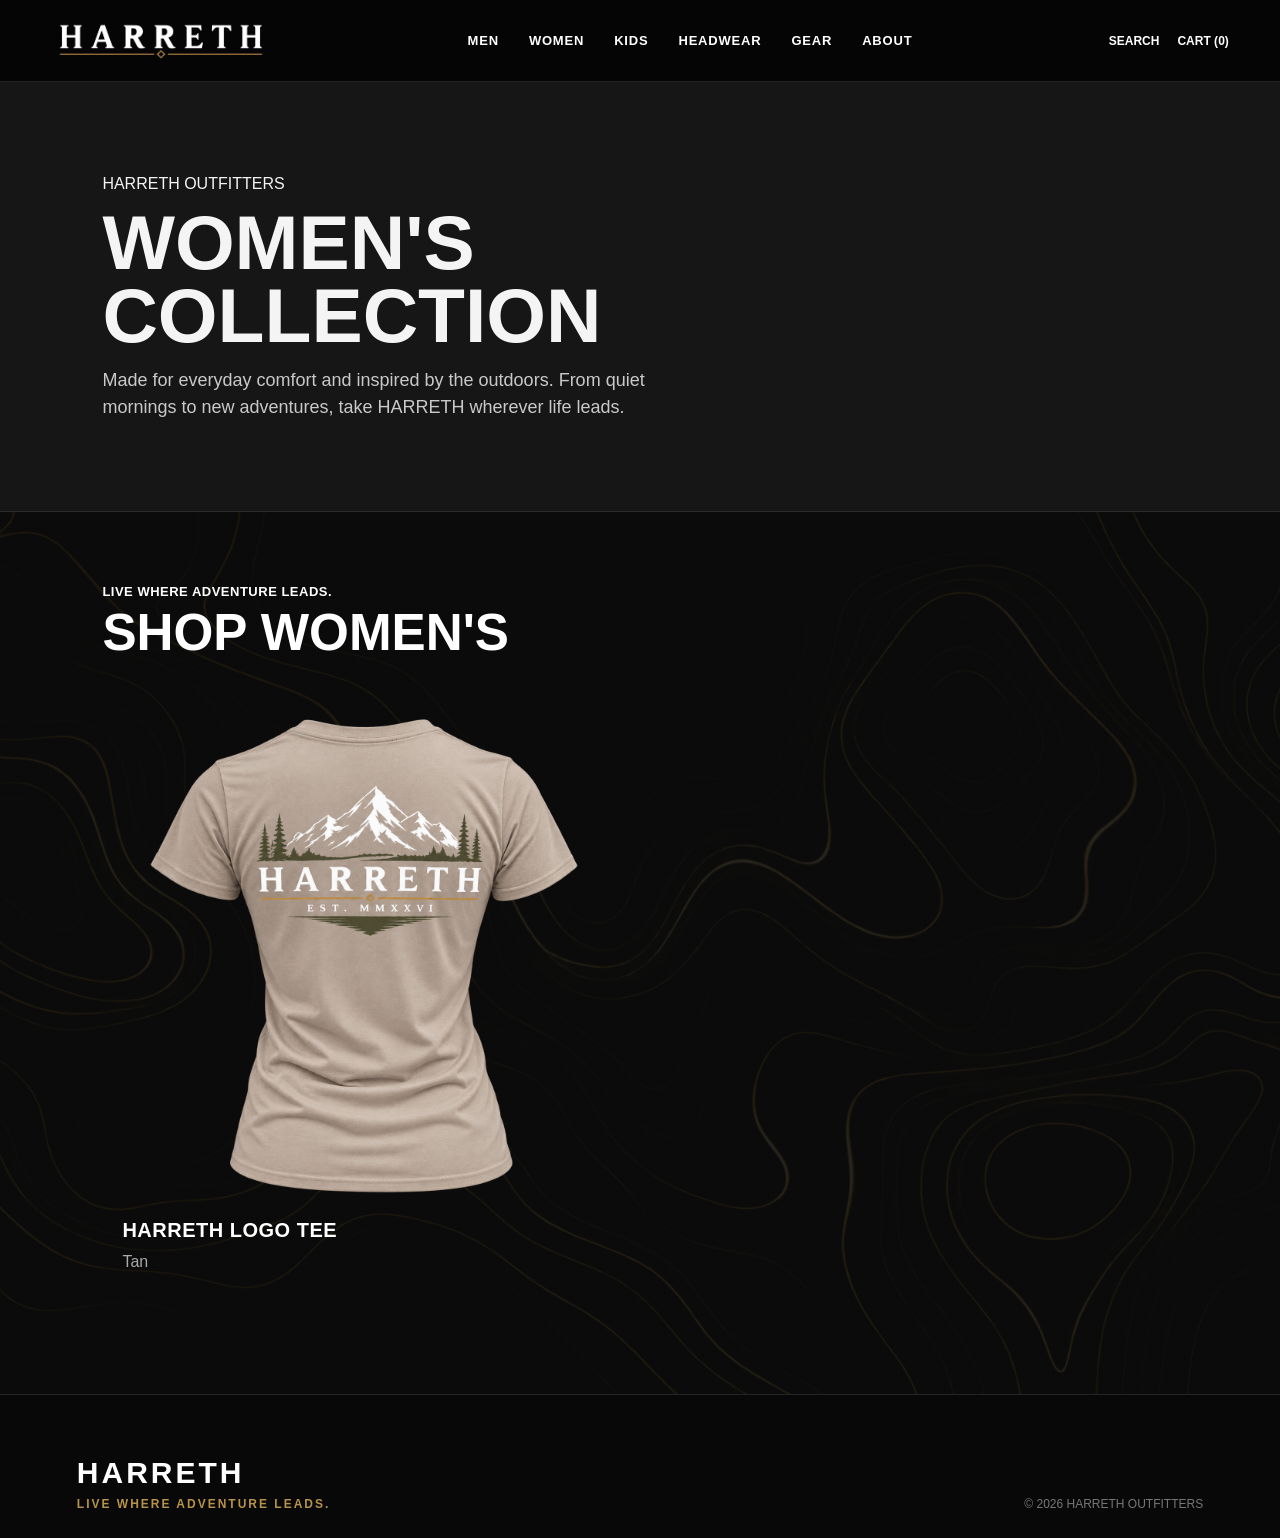
<file: women.html>
<!DOCTYPE html>
<html lang="en">

<head>
    <meta charset="UTF-8">
    <meta name="viewport" content="width=device-width, initial-scale=1.0">

    <meta name="description"
          content="Shop the Women's Collection at Harreth Outfitters. Outdoor-inspired apparel designed for comfort, everyday life, and adventure. Live Where Adventure Leads.">

    <title>Women's Collection | Harreth Outfitters</title>

    <link rel="stylesheet" href="style.css">

    <!-- HARRETH HEADER BUTTON STYLING -->
    <style>
        .header-search,
        .header-cart {
            background: transparent;
            border: none;
            color: inherit;
            font: inherit;
            cursor: pointer;
            padding: 0;
        }

        .header-search:hover,
        .header-cart:hover {
            color: #C2A15D;
        }

        .header-search:focus-visible,
        .header-cart:focus-visible {
            outline: 2px solid #C2A15D;
            outline-offset: 5px;
        }

        /* MOBILE NAVIGATION */
        @media (max-width: 768px) {
            .site-header nav {
                display: flex;
                flex-wrap: wrap;
                justify-content: center;
                gap: 10px 15px;
            }

            .site-header nav a {
                white-space: nowrap;
                font-size: 12px;
            }
        }
    </style>

    <!-- SNIPCART STYLES -->
    <link
        rel="stylesheet"
        href="https://cdn.snipcart.com/themes/v3.0.31/default/snipcart.css"
    >

</head>

<body>

    <!-- SNIPCART CONTAINER -->
    <div
        hidden
        id="snipcart"
        data-api-key="YWJiZDUxYmMtMzdiNS00NTY1LWFiMDYtNjZjY2NhNDY3MTk3NjM5MjIwNTk5NDM5Njg2NjI3">
    </div>

    <!-- =====================================
         HARRETH HEADER
    ====================================== -->

    <header class="site-header">

        <div class="logo">

            <a href="index.html">
                <img
                    src="images/logo.png"
                    alt="Harreth Outfitters"
                >
            </a>

        </div>

        <nav aria-label="Main navigation">
            <a href="men.html">MEN</a>
            <a href="women.html" aria-current="page">WOMEN</a>
            <a href="kids.html">KIDS</a>
            <a href="headwear.html">HEADWEAR</a>
            <a href="gear.html">GEAR</a>
            <a href="about.html">ABOUT</a>
        </nav>

        <div class="header-actions">

            <button
                type="button"
                class="header-search"
                onclick="openHarrethSearch()"
            >
                SEARCH
            </button>

            <button
                type="button"
                class="header-cart snipcart-checkout"
            >
                CART
                (<span class="snipcart-items-count">0</span>)
            </button>

        </div>

    </header>


    <!-- =====================================
         MAIN CONTENT
    ====================================== -->

    <main>

        <!-- WOMEN'S COLLECTION HERO -->

        <section class="mens-hero">

            <div class="mens-hero-content">

                <p class="eyebrow">
                    HARRETH OUTFITTERS
                </p>

                <h1>
                    WOMEN'S COLLECTION
                </h1>

                <p>
                    Made for everyday comfort and
                    inspired by the outdoors.
                    From quiet mornings to new adventures,
                    take HARRETH wherever life leads.
                </p>

            </div>

        </section>


        <!-- WOMEN'S SHOP -->

        <section class="mens-shop">

            <div class="section-heading">

                <p class="eyebrow">
                    LIVE WHERE ADVENTURE LEADS.
                </p>

                <h2>
                    SHOP WOMEN'S
                </h2>

            </div>


            <div class="product-grid">

                <!-- WOMEN'S TAN LOGO TEE -->

                <a
                    href="womens-tan-tee.html"
                    class="product-card"
                >

                    <img
                        src="images/womenstan.png"
                        alt="Harreth Women's Tan T-Shirt"
                    >

                    <h3>
                        HARRETH LOGO TEE
                    </h3>

                    <p>
                        Tan
                    </p>

                </a>

            </div>

        </section>

    </main>


    <!-- =====================================
         FOOTER
    ====================================== -->

    <footer>

        <div class="footer-brand">

            <h2>HARRETH</h2>

            <p>
                LIVE WHERE ADVENTURE LEADS.
            </p>

        </div>

        <p>
            © 2026 HARRETH OUTFITTERS
        </p>

    </footer>


    <!-- SNIPCART SCRIPT -->
    <script
        async
        src="https://cdn.snipcart.com/themes/v3.0.31/default/snipcart.js">
    </script>

    <!-- HARRETH SEARCH SCRIPT -->
    <script src="script.js"></script>

</body>

</html>
</file>
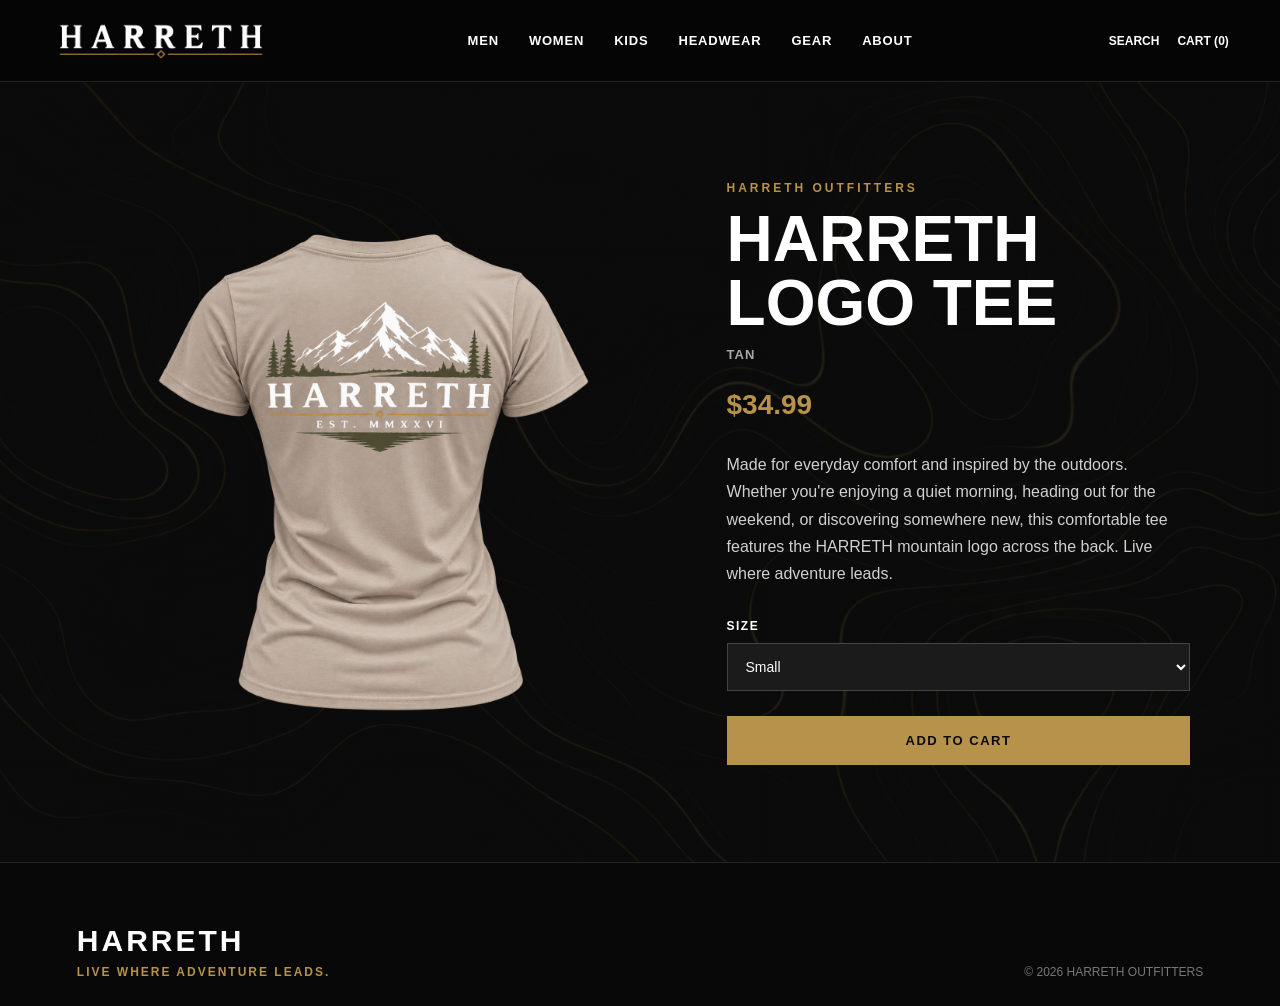
<file: womens-tan-tee.html>
<!DOCTYPE html>
<html lang="en">

<head>
    <meta charset="UTF-8">
    <meta name="viewport" content="width=device-width, initial-scale=1.0">

    <title>Women's Tan Logo Tee | HARRETH Outfitters</title>

    <meta
        name="description"
        content="Shop the HARRETH Women's Tan Logo Tee. Comfortable, outdoor-inspired apparel featuring the HARRETH mountain logo. Live Where Adventure Leads."
    >

    <link rel="stylesheet" href="style.css">

    <!-- SNIPCART STYLES -->
    <link
        rel="stylesheet"
        href="https://cdn.snipcart.com/themes/v3.0.31/default/snipcart.css"
    >

    <style>

        /* HEADER BUTTONS */

        .header-search,
        .header-cart {
            background: transparent;
            border: none;
            color: inherit;
            font: inherit;
            cursor: pointer;
            padding: 0;
        }

        .header-search:hover,
        .header-cart:hover {
            color: #C2A15D;
        }

        .header-search:focus-visible,
        .header-cart:focus-visible {
            outline: 2px solid #C2A15D;
            outline-offset: 5px;
        }

        /* MOBILE NAVIGATION */

        @media (max-width: 768px) {

            .site-header nav {
                display: flex;
                flex-wrap: wrap;
                justify-content: center;
                gap: 10px 15px;
            }

            .site-header nav a {
                white-space: nowrap;
                font-size: 12px;
            }

        }

    </style>

</head>

<body>

    <!-- =====================================
         SNIPCART CONTAINER
    ===================================== -->

    <div
        hidden
        id="snipcart"
        data-api-key="YWJiZDUxYmMtMzdiNS00NTY1LWFiMDYtNjZjY2NhNDY3MTk3NjM5MjIwNTk5NDM5Njg2NjI3">
    </div>


    <!-- =====================================
         HEADER
    ===================================== -->

    <header class="site-header">

        <div class="logo">

            <a href="index.html">
                <img
                    src="images/logo.png"
                    alt="HARRETH Outfitters"
                >
            </a>

        </div>

        <nav aria-label="Main navigation">

            <a href="men.html">MEN</a>

            <a href="women.html" aria-current="page">WOMEN</a>

            <a href="kids.html">KIDS</a>

            <a href="headwear.html">HEADWEAR</a>

            <a href="gear.html">GEAR</a>

            <a href="about.html">ABOUT</a>

        </nav>

        <div class="header-actions">

            <button
                type="button"
                class="header-search"
                onclick="openHarrethSearch()"
            >
                SEARCH
            </button>

            <button
                type="button"
                class="header-cart snipcart-checkout"
            >
                CART
                (<span class="snipcart-items-count">0</span>)
            </button>

        </div>

    </header>


    <!-- =====================================
         MAIN PRODUCT CONTENT
    ===================================== -->

    <main>

        <section class="product-page">

            <div class="product-page-grid">

                <!-- PRODUCT IMAGE -->

                <div class="product-page-image">

                    <img
                        src="images/womenstan.png"
                        alt="HARRETH Women's Tan Logo Tee"
                    >

                </div>


                <!-- PRODUCT INFORMATION -->

                <div class="product-page-info">

                    <p class="product-eyebrow">
                        HARRETH OUTFITTERS
                    </p>

                    <h1>
                        HARRETH LOGO TEE
                    </h1>

                    <p class="product-color">
                        TAN
                    </p>

                    <p class="product-price">
                        $34.99
                    </p>

                    <p class="product-description">
                        Made for everyday comfort and
                        inspired by the outdoors.
                        Whether you're enjoying a quiet
                        morning, heading out for the weekend,
                        or discovering somewhere new,
                        this comfortable tee features
                        the HARRETH mountain logo
                        across the back.

                        Live where adventure leads.
                    </p>


                    <!-- SIZE SELECTION -->

                    <div class="product-option">

                        <label for="shirt-size">
                            SIZE
                        </label>

                        <select id="shirt-size">

                            <option value="Small">Small</option>

                            <option value="Medium">Medium</option>

                            <option value="Large">Large</option>

                            <option value="XL">XL</option>

                            <option value="2XL">2XL</option>

                            <option value="3XL">3XL</option>

                        </select>

                    </div>


                    <!-- ADD TO CART -->

                    <button
                        type="button"
                        id="womens-tan-tee-add"
                        class="add-cart-btn snipcart-add-item"

                        data-item-id="harreth-womens-tan-logo-tee"
                        data-item-name="Harreth Women's Logo Tee - Tan"
                        data-item-price="34.99"
                        data-item-url="/womens-tan-tee.html"
                        data-item-image="https://harrethoutfitters.com/images/womenstan.png"
                        data-item-description="HARRETH Women's Tan Logo Tee. Comfortable outdoor-inspired apparel featuring the HARRETH mountain logo."

                        data-item-custom1-name="Size"
                        data-item-custom1-options="Small|Medium|Large|XL|2XL|3XL"
                        data-item-custom1-value="Small"
                    >
                        ADD TO CART
                    </button>

                </div>

            </div>

        </section>

    </main>


    <!-- =====================================
         FOOTER
    ===================================== -->

    <footer>

        <div class="footer-brand">

            <h2>HARRETH</h2>

            <p>LIVE WHERE ADVENTURE LEADS.</p>

        </div>

        <p>
            © 2026 HARRETH OUTFITTERS
        </p>

    </footer>


    <!-- =====================================
         SCRIPTS
    ===================================== -->

    <!-- SNIPCART SCRIPT -->

    <script
        async
        src="https://cdn.snipcart.com/themes/v3.0.31/default/snipcart.js">
    </script>


    <!-- SIZE SELECTOR SCRIPT -->

    <script>
        const sizeSelect = document.getElementById("shirt-size");
        const addButton = document.getElementById("womens-tan-tee-add");

        sizeSelect.addEventListener("change", () => {

            addButton.setAttribute(
                "data-item-custom1-value",
                sizeSelect.value
            );

        });
    </script>


    <!-- HARRETH SEARCH SCRIPT -->

    <script src="script.js"></script>

</body>

</html>
</file>
<file: style.css>
/* =====================================================
   HARRETH OUTFITTERS
   COMPLETE MASTER STYLESHEET

   Storefront • Collections • Products
   Cart • Checkout • Shipping • Payment
   ===================================================== */

/* RESET */

* {
  margin: 0;
  padding: 0;
  box-sizing: border-box;
}

html {
  scroll-behavior: smooth;
}

body {
  font-family: Arial, Helvetica, sans-serif;
  background: #111111;
  color: #f4f4f4;
  line-height: 1.5;
}

img {
  display: block;
  max-width: 100%;
}

a {
  color: inherit;
  text-decoration: none;
}

:root {
  --black: #0b0b0b;
  --dark: #151515;
  --charcoal: #222222;
  --gray: #8d8d8d;
  --light: #f4f4f4;
  --white: #ffffff;
  --gold: #b7924a;
  --gold-hover: #d0aa60;
  --cream: #e8ddc5;
}

/* =====================================================
   HEADER
   ===================================================== */

.site-header {
  height: 82px;
  padding: 0 4%;
  display: flex;
  align-items: center;
  justify-content: space-between;
  background: #050505;
  border-bottom: 1px solid #222222;
  position: sticky;
  top: 0;
  z-index: 1000;
}

.logo img {
  width: 220px;
  height: auto;
}

.site-header nav {
  display: flex;
  gap: 30px;
}

.site-header nav a {
  color: #ffffff;
  font-size: 13px;
  font-weight: 800;
  letter-spacing: 0.8px;
  text-transform: uppercase;
  transition: color 0.2s ease;
}

.site-header nav a:hover,
.site-header nav a:focus-visible {
  color: var(--gold);
}

.header-actions {
  display: flex;
  align-items: center;
  gap: 18px;
  color: #ffffff;
  font-size: 12px;
  font-weight: 700;
}

.site-header .header-search,
.site-header .header-cart {
  background: transparent;
  border: none;
  padding: 0;
  color: #ffffff;
  font-family: Arial, Helvetica, sans-serif;
  font-size: 12px;
  font-weight: 700;
  cursor: pointer;
}

.site-header .header-search:hover,
.site-header .header-cart:hover {
  color: var(--gold);
}

.site-header .header-search:focus-visible,
.site-header .header-cart:focus-visible {
  outline: 2px solid var(--gold);
  outline-offset: 5px;
}

.site-header .snipcart-items-count {
  color: inherit;
  font: inherit;
}

/* =====================================================
   HOMEPAGE HERO
   ===================================================== */

.hero {
  min-height: 680px;
  position: relative;
  display: flex;
  align-items: center;
  padding: 60px 7%;
  background:
    linear-gradient(
      90deg,
      rgba(0,0,0,0.88) 0%,
      rgba(0,0,0,0.55) 48%,
      rgba(0,0,0,0.12) 100%
    ),
    url("images/hero.png");
  background-size: cover;
  background-repeat: no-repeat;
  background-position: center 10%;
}

.hero-content {
  max-width: 680px;
}

.hero .eyebrow {
  color: var(--gold);
  font-size: 14px;
  font-weight: 900;
  text-transform: uppercase;
  letter-spacing: 3px;
  margin-bottom: 15px;
}

.hero h1 {
  font-size: clamp(50px, 7vw, 92px);
  line-height: 0.95;
  font-weight: 900;
  letter-spacing: -3px;
  text-transform: uppercase;
  margin-bottom: 25px;
}

.hero-description {
  max-width: 570px;
  color: #d2d2d2;
  font-size: 18px;
  margin-bottom: 32px;
}

.hero-buttons {
  display: flex;
  align-items: center;
  flex-wrap: wrap;
  gap: 10px;
}

/* BUTTONS */

.btn {
  display: inline-block;
  background: var(--gold);
  color: var(--black);
  padding: 16px 30px;
  border: 2px solid var(--gold);
  font-size: 13px;
  font-weight: 900;
  letter-spacing: 1.5px;
  text-transform: uppercase;
  transition:
    background 0.2s ease,
    border-color 0.2s ease,
    color 0.2s ease,
    transform 0.2s ease;
}

.btn:hover {
  background: var(--gold-hover);
  border-color: var(--gold-hover);
  transform: translateY(-2px);
}

.btn-gold {
  background: var(--gold);
  color: var(--black);
  border-color: var(--gold);
}

.btn-dark {
  background: transparent;
  color: #ffffff;
  border-color: #ffffff;
}

.btn-dark:hover {
  background: #ffffff;
  color: var(--black);
}

.btn-cream {
  background: var(--cream);
  color: #24231f;
  border-color: var(--cream);
}

.btn-cream:hover {
  background: #f5edde;
  color: #24231f;
  border-color: #f5edde;
}

/* =====================================================
   GENERAL SECTIONS
   ===================================================== */

section {
  padding: 85px 6%;
}

.section-heading {
  max-width: 1500px;
  margin: 0 auto 10px;
}

.section-heading > p {
  color: #ffffff;
  font-size: 13px;
  font-weight: 800;
  letter-spacing: 0.5px;
  text-transform: uppercase;
}

.section-heading h2 {
  color: #ffffff;
  font-size: clamp(26px, 3vw, 38px);
  font-weight: 900;
  line-height: 1;
  text-transform: uppercase;
  margin-top: 5px;
}

/* =====================================================
   SHOP HARRETH
   ===================================================== */

.categories {
  background:
    linear-gradient(
      rgba(10,10,10,0.88),
      rgba(10,10,10,0.88)
    ),
    url("images/topo-lines.png");
  background-size: cover;
  background-position: center;
  background-repeat: no-repeat;
}

.category-grid {
  max-width: 1500px;
  margin: auto;
  display: grid;
  grid-template-columns: repeat(4, minmax(0, 1fr));
  gap: 14px;
}

.category-card {
  min-height: 440px;
  position: relative;
  overflow: hidden;
  background: #1f1f1f;
  display: flex;
  align-items: flex-end;
  cursor: pointer;
  transition: transform 0.3s ease;
}

.category-card:hover {
  transform: translateY(-6px);
}

.category-card img {
  position: absolute;
  width: 100%;
  height: 85%;
  top: 20px;
  left: 0;
  object-fit: contain;
  transition: transform 0.4s ease;
}

.category-card:hover img {
  transform: scale(1.04);
}

.category-card::after {
  content: "";
  position: absolute;
  inset: 0;
  background: linear-gradient(
    to top,
    rgba(0,0,0,0.98) 0%,
    rgba(0,0,0,0.78) 18%,
    rgba(0,0,0,0.20) 48%,
    rgba(0,0,0,0.02) 72%
  );
  pointer-events: none;
}

.category-card > div {
  position: relative;
  z-index: 2;
  width: 100%;
  padding: 30px 22px 22px;
}

.category-card > div span {
  display: block;
  color: var(--gold);
  font-size: 14px;
  font-weight: 800;
  letter-spacing: 1px;
  margin-bottom: 3px;
}

.category-card > div h3 {
  color: #ffffff;
  font-size: 25px;
  font-weight: 900;
  line-height: 1;
  letter-spacing: -0.5px;
  text-transform: uppercase;
  margin-bottom: 7px;
}

.category-card > div p {
  color: #d5d5d5;
  font-size: 13px;
  font-weight: 700;
  letter-spacing: 1px;
  text-transform: uppercase;
  transition:
    color 0.3s ease,
    transform 0.3s ease;
}

.category-card:hover > div p {
  color: #ffffff;
  transform: translateX(3px);
}

/* CATEGORY HEADINGS */

.categories .section-heading {
  max-width: 1500px;
  margin: 0 auto 32px;
}

.categories .section-heading > p {
  display: flex;
  align-items: center;
  gap: 14px;
  color: var(--gold);
  font-size: 14px;
  font-weight: 900;
  letter-spacing: 4px;
  text-transform: uppercase;
  white-space: nowrap;
}

.categories .section-heading > p::after {
  content: "";
  display: block;
  width: min(430px, 42vw);
  height: 2px;
  background: linear-gradient(
    to right,
    rgba(183,146,74,1),
    rgba(183,146,74,0)
  );
}

.categories .section-heading h2 {
  margin-top: 12px;
  color: #ffffff;
  font-size: clamp(34px,4.8vw,62px);
  font-weight: 900;
  line-height: 0.95;
  letter-spacing: -1px;
  text-transform: uppercase;
}

/* =====================================================
   BRAND STRIP
   ===================================================== */

.brand-strip {
  padding: 55px 6%;
  background: #111111;
  display: flex;
  align-items: center;
  justify-content: space-between;
  gap: 24px;
  border-top: 1px solid #202020;
  border-bottom: 1px solid #202020;
}

.brand-strip p {
  color: #ffffff;
  font-size: clamp(17px,2vw,24px);
  font-weight: 900;
  letter-spacing: 0.5px;
  text-transform: uppercase;
}

/* =====================================================
   WEBSITE FOOTER
   ===================================================== */

/* Do not style Snipcart's internal footer. */

body > footer {
  background: #080808;
  padding: 55px 6% 25px;
  border-top: 1px solid #242424;
  display: flex;
  align-items: flex-end;
  justify-content: space-between;
  gap: 30px;
}

.footer-brand h2 {
  color: #ffffff;
  font-size: 30px;
  font-weight: 900;
  letter-spacing: 3px;
}

.footer-brand p {
  color: var(--gold);
  font-size: 12px;
  font-weight: 800;
  letter-spacing: 2px;
}

body > footer > p {
  color: #777777;
  font-size: 12px;
}

/* =====================================================
   COLLECTION PAGES
   ===================================================== */

.mens-hero {
  background: #161616;
  padding: 90px 8%;
  border-bottom: 1px solid #2c2c2c;
}

.mens-hero-content {
  max-width: 800px;
}

.mens-hero h1 {
  font-size: clamp(42px,6vw,78px);
  margin: 10px 0 15px;
  line-height: 0.95;
}

.mens-hero-content > p:last-child {
  max-width: 620px;
  font-size: 18px;
  color: #c9c9c9;
}

.mens-shop {
  padding: 70px 8% 100px;
  background:
    linear-gradient(
      rgba(10,10,10,0.88),
      rgba(10,10,10,0.88)
    ),
    url("images/topo-lines.png");
  background-size: cover;
  background-position: center;
}

.mens-shop .section-heading {
  margin-bottom: 35px;
}

.mens-shop .section-heading h2 {
  font-size: clamp(32px,4vw,52px);
  margin-top: 6px;
}

/* COLLECTION GRID */

.product-grid {
  display: grid;
  grid-template-columns: repeat(2,minmax(0,1fr));
  gap: 28px;
}

.product-card {
  display: block;
  background: transparent;
  padding: 20px;
  cursor: pointer;
  transition: transform 0.25s ease;
}

.product-card:hover {
  transform: translateY(-5px);
}

.product-card img {
  width: 100%;
  aspect-ratio: 1 / 1;
  object-fit: contain;
}

.product-card h3 {
  margin: 18px 0 5px;
  color: #ffffff;
  font-size: 20px;
  letter-spacing: 0.5px;
}

.product-card p {
  color: #a9a9a9;
}

/* =====================================================
   PRODUCT DETAIL PAGES
   ===================================================== */

.product-page {
  min-height: 700px;
  background:
    linear-gradient(
      rgba(10,10,10,0.90),
      rgba(10,10,10,0.90)
    ),
    url("images/topo-lines.png");
  background-size: cover;
  background-position: center;
  padding: 90px 7%;
}

.product-page-grid {
  max-width: 1300px;
  margin: auto;
  display: grid;
  grid-template-columns: 1.1fr 0.9fr;
  gap: 70px;
  align-items: center;
}

.product-page-image {
  background: transparent;
  min-height: 600px;
  display: flex;
  align-items: center;
  justify-content: center;
  padding: 40px;
}

.product-page-image img {
  width: 100%;
  max-height: 560px;
  object-fit: contain;
}

.product-page-info {
  max-width: 520px;
}

.product-eyebrow {
  color: var(--gold);
  font-size: 12px;
  font-weight: 900;
  letter-spacing: 3px;
  text-transform: uppercase;
  margin-bottom: 10px;
}

.product-page-info h1 {
  color: #ffffff;
  font-size: clamp(38px,5vw,64px);
  font-weight: 900;
  line-height: 1;
  margin-bottom: 10px;
}

.product-color {
  color: #a7a7a7;
  font-size: 13px;
  font-weight: 700;
  letter-spacing: 1px;
  margin-bottom: 20px;
}

.product-price {
  color: var(--gold);
  font-size: 28px;
  font-weight: 900;
  margin-bottom: 25px;
}

.product-description {
  color: #d0d0d0;
  font-size: 16px;
  line-height: 1.7;
  margin-bottom: 30px;
}

.product-option {
  margin-bottom: 25px;
}

.product-option label {
  display: block;
  color: #ffffff;
  font-size: 12px;
  font-weight: 900;
  letter-spacing: 1.5px;
  margin-bottom: 8px;
}

.product-option p {
  color: #d0d0d0;
  font-size: 15px;
}

.product-option select {
  width: 100%;
  background: #1b1b1b;
  color: #ffffff;
  border: 1px solid #444444;
  padding: 14px;
  font-size: 14px;
  cursor: pointer;
}

.product-option select:focus {
  outline: none;
  border-color: var(--gold);
}

.add-cart-btn {
  width: 100%;
  background: var(--gold);
  color: #0b0b0b;
  border: none;
  padding: 17px;
  font-size: 13px;
  font-weight: 900;
  letter-spacing: 1.5px;
  text-transform: uppercase;
  cursor: pointer;
  transition:
    background 0.2s ease,
    transform 0.2s ease;
}

.add-cart-btn:hover {
  background: var(--gold-hover);
  transform: translateY(-2px);
}

/* =====================================================
   SNIPCART DARK THEME
   ===================================================== */

#snipcart {

  --color-default: #f4f4f4 !important;
  --color-alt: #dedede !important;
  --color-icon: #b7924a !important;

  --color-success: #80a77a !important;
  --color-error: #f19a90 !important;

  --color-link: #d0aa60 !important;
  --color-link-hover: #efcc8b !important;
  --color-link-active: #efcc8b !important;
  --color-link-focus: #efcc8b !important;

  --borderColor-link: #b7924a !important;
  --borderColor-link-hover: #d0aa60 !important;

  --bgColor-link: transparent !important;
  --bgColor-link-hover: transparent !important;

  --color-input: #ffffff !important;
  --color-input-hover: #ffffff !important;
  --color-input-focus: #ffffff !important;
  --color-input-checked: #0b0b0b !important;
  --color-input-disabled: #bbbbbb !important;
  --color-input-error: #f19a90 !important;

  --color-inputLabel: #eeeeee !important;
  --color-inputLabel-hover: #ffffff !important;
  --color-inputLabel-focus: #d0aa60 !important;

  --color-inputIcon: #b7924a !important;
  --color-inputIcon-hover: #d0aa60 !important;
  --color-inputIcon-focus: #d0aa60 !important;

  --color-inputPlaceholder: #cccccc !important;

  --borderColor-input: #6b6b6b !important;
  --borderColor-input-hover: #b7924a !important;
  --borderColor-input-focus: #b7924a !important;

  --bgColor-input: #252525 !important;
  --bgColor-input-hover: #292929 !important;
  --bgColor-input-focus: #292929 !important;
  --bgColor-input-checked: #b7924a !important;
  --bgColor-input-disabled: #222222 !important;

  --color-buttonPrimary: #0b0b0b !important;
  --color-buttonPrimary-hover: #0b0b0b !important;
  --borderColor-buttonPrimary: #b7924a !important;
  --borderColor-buttonPrimary-hover: #d0aa60 !important;
  --bgColor-buttonPrimary: #b7924a !important;
  --bgColor-buttonPrimary-hover: #d0aa60 !important;

  --color-buttonSecondary: #ffffff !important;
  --color-buttonSecondary-hover: #d0aa60 !important;
  --borderColor-buttonSecondary: #b7924a !important;
  --borderColor-buttonSecondary-hover: #d0aa60 !important;
  --bgColor-buttonSecondary: #222222 !important;
  --bgColor-buttonSecondary-hover: #303030 !important;

  --color-buttonDanger: #e99a91 !important;
  --color-buttonDanger-hover: #ffffff !important;
  --bgColor-buttonDanger: #2b1715 !important;
  --bgColor-buttonDanger-hover: #87332d !important;

  --color-badge: #0b0b0b !important;
  --borderColor-badge: #b7924a !important;
  --bgColor-badge: #b7924a !important;

  --borderColor-default: #363636 !important;
  --borderColor-error: #87332d !important;

  --bgColor-default: #191919 !important;
  --bgColor-alt: #111111 !important;
  --bgColor-success: #162118 !important;
  --bgColor-error: #2b1715 !important;
  --bgColor-info: #202020 !important;

  --bgColor-modal: #0b0b0b !important;
  --bgColor-modalVeil: #0b0b0b !important;

  /* DISABLE ALL SNIPCART THEME SHADOWS */

  --shadow-default: none !important;
  --shadow-tooltip: none !important;
  --shadow-link-focus: none !important;
  --shadow-input-hover: none !important;
  --shadow-input-focus: none !important;
  --shadow-input-checked: none !important;

  --shadow-buttonPrimary-hover: none !important;
  --shadow-buttonPrimary-active: none !important;
  --shadow-buttonPrimary-focus: none !important;

  --shadow-buttonSecondary-hover: none !important;
  --shadow-buttonSecondary-active: none !important;
  --shadow-buttonSecondary-focus: none !important;

  --shadow-buttonDanger-hover: none !important;
  --shadow-buttonDanger-active: none !important;
  --shadow-buttonDanger-focus: none !important;
}

/* =====================================================
   SNIPCART BACKGROUND
   ===================================================== */

#snipcart .snipcart-modal,
#snipcart .snipcart-modal__container,
#snipcart .snipcart-cart,
#snipcart .snipcart-layout,
#snipcart .snipcart-checkout {
  background-color: #0b0b0b !important;
  color: #f4f4f4 !important;
}

#snipcart .snipcart-modal__veil {
  background: #0b0b0b !important;
  opacity: 1 !important;
}

/* TOPOGRAPHIC BACKGROUND */

#snipcart .snipcart-modal__container,
#snipcart .snipcart-layout__content,
#snipcart .snipcart-cart__content,
#snipcart .snipcart-empty-cart {
  background-color: #0b0b0b !important;
  background-image:
    linear-gradient(
      rgba(8,8,8,0.84),
      rgba(8,8,8,0.84)
    ),
    url("images/topo-lines.png") !important;
  background-size: cover !important;
  background-position: center !important;
  background-repeat: no-repeat !important;
}

/* =====================================================
   CHECKOUT PANELS — ZERO GLOW
   ===================================================== */

/*
   These styles target Snipcart's actual
   billing, shipping and payment containers.
*/

#snipcart .snipcart__box,
#snipcart .snipcart-checkout-step,
#snipcart .snipcart-checkout-step__container,
#snipcart .snipcart-checkout-step__content,
#snipcart .snipcart-checkout__content,
#snipcart .snipcart-layout__col,
#snipcart .snipcart-layout__cols,
#snipcart .snipcart-billing-completed,
#snipcart .snipcart-shipping-completed,
#snipcart .snipcart-payment,
#snipcart .snipcart-form,
#snipcart .snipcart-form__footer,
#snipcart .snipcart-form__set {
  box-shadow: none !important;
  -webkit-box-shadow: none !important;
  filter: none !important;
  backdrop-filter: none !important;
}

#snipcart .snipcart__box,
#snipcart .snipcart-checkout-step,
#snipcart .snipcart-billing-completed,
#snipcart .snipcart-shipping-completed,
#snipcart .snipcart-payment {
  background: #191919 !important;
  border: 1px solid #292929 !important;
  border-radius: 0 !important;
}

/* Flat headers and footers */

#snipcart .snipcart__box--header,
#snipcart .snipcart__box--content,
#snipcart .snipcart__box--footer,
#snipcart .snipcart-checkout-step__content {
  background-color: #191919 !important;
  box-shadow: none !important;
  border-color: #303030 !important;
}

#snipcart .snipcart__box::before,
#snipcart .snipcart__box::after,
#snipcart .snipcart-checkout-step::before,
#snipcart .snipcart-checkout-step::after {
  box-shadow: none !important;
  filter: none !important;
}

/* =====================================================
   CHECKOUT TEXT CONTRAST
   ===================================================== */

#snipcart h1,
#snipcart h2,
#snipcart h3,
#snipcart h4,
#snipcart legend,
#snipcart .snipcart__font--std,
#snipcart .snipcart__font--subtitle,
#snipcart .snipcart__font--bold {
  color: #ffffff !important;
  opacity: 1 !important;
}

#snipcart .snipcart__font--secondary,
#snipcart .snipcart__font--tiny,
#snipcart .snipcart__font--slim {
  color: #d6d6d6 !important;
  opacity: 1 !important;
}

#snipcart .snipcart-form__label,
#snipcart .snipcart-input__label,
#snipcart .snipcart-checkbox__label,
#snipcart .snipcart-form__field label {
  color: #f0f0f0 !important;
  opacity: 1 !important;
}

/* COMPLETED BILLING / SHIPPING */

#snipcart .snipcart-billing-completed,
#snipcart .snipcart-shipping-completed {
  color: #ededed !important;
}

#snipcart .snipcart-billing-completed__information,
#snipcart .snipcart-shipping-completed__information,
#snipcart .snipcart-checkout-step__title,
#snipcart .snipcart-checkout-step__cols,
#snipcart .snipcart-checkout-step__cols span,
#snipcart .snipcart__address__display,
#snipcart .snipcart__address__display span {
  color: #e5e5e5 !important;
  opacity: 1 !important;
}

#snipcart .snipcart-billing-completed__title,
#snipcart .snipcart-shipping-completed__title,
#snipcart .snipcart-payment__header {
  color: #ffffff !important;
}

/* PAYMENT STEP TEXT */

#snipcart .snipcart-payment,
#snipcart .snipcart-payment p,
#snipcart .snipcart-payment label,
#snipcart .snipcart-payment__content,
#snipcart .snipcart-payment__content p,
#snipcart .snipcart-payment__content span,
#snipcart .snipcart-payment-info {
  color: #e1e1e1 !important;
  opacity: 1 !important;
}

/* =====================================================
   CHECKOUT INPUTS
   ===================================================== */

#snipcart input:not([type="checkbox"]):not([type="radio"]),
#snipcart select,
#snipcart textarea,
#snipcart .snipcart-input__input,
#snipcart .snipcart-typeahead__input {
  background-color: #262626 !important;
  color: #ffffff !important;
  -webkit-text-fill-color: #ffffff !important;
  border: 1px solid #626262 !important;
  border-radius: 0 !important;
  box-shadow: none !important;
  opacity: 1 !important;
}

#snipcart input::placeholder,
#snipcart textarea::placeholder {
  color: #bbbbbb !important;
  opacity: 1 !important;
}

#snipcart input:not([type="checkbox"]):focus,
#snipcart select:focus,
#snipcart textarea:focus {
  background-color: #292929 !important;
  color: #ffffff !important;
  border: 1px solid #b7924a !important;
  outline: 1px solid #b7924a !important;
  outline-offset: 0 !important;
  box-shadow: none !important;
}

#snipcart input:-webkit-autofill {
  -webkit-text-fill-color: #ffffff !important;
  -webkit-box-shadow:
    0 0 0 1000px #303328 inset !important;
  caret-color: #ffffff !important;
}

#snipcart input[type="checkbox"],
#snipcart input[type="radio"] {
  accent-color: #b7924a;
}

/* =====================================================
   COUNTRY / STATE SELECTS
   ===================================================== */

/*
   Force Snipcart's visible country and
   state selection controls to charcoal.
*/

#snipcart select,
#snipcart .snipcart-form__select,
#snipcart .snipcart-form__select select,
#snipcart .snipcart-select,
#snipcart .snipcart-select select,
#snipcart .snipcart-dropdown,
#snipcart .snipcart-dropdown select {
  background-color: #252525 !important;
  color: #ffffff !important;
  -webkit-text-fill-color: #ffffff !important;
  border-color: #555555 !important;
  box-shadow: none !important;
  color-scheme: dark;
}

#snipcart select option {
  background-color: #252525;
  color: #ffffff;
}

#snipcart .snipcart-form__select *,
#snipcart .snipcart-select *,
#snipcart .snipcart-dropdown * {
  color: #ffffff;
}

/* =====================================================
   GOOGLE ADDRESS AUTOCOMPLETE
   ===================================================== */

/*
   Google suggestions use a light background.
   Their text must be DARK, not pale blue.
*/

.pac-container {
  background: #ffffff !important;
  border: 1px solid #bdbdbd !important;
  border-radius: 0 !important;
  box-shadow: none !important;
  z-index: 999999 !important;
  font-family: Arial, Helvetica, sans-serif !important;
}

.pac-item {
  background: #ffffff !important;
  border-top: 1px solid #dddddd !important;
  padding: 9px 12px !important;
  color: #333333 !important;
  font-size: 13px !important;
  line-height: 1.5 !important;
  cursor: pointer;
  opacity: 1 !important;
}

.pac-item-query,
.pac-item-query .pac-matched,
.pac-item .pac-matched,
.pac-item span:not(.pac-icon) {
  color: #111111 !important;
  -webkit-text-fill-color: #111111 !important;
  opacity: 1 !important;
}

.pac-item:hover,
.pac-item-selected {
  background: #f0e8d9 !important;
}

.pac-item:hover .pac-item-query,
.pac-item-selected .pac-item-query {
  color: #111111 !important;
}

/* =====================================================
   ADDRESS AUTOCOMPLETE INSIDE SNIPCART
   ===================================================== */

/*
   Snipcart may also use its own typeahead
   dropdown instead of Google's pac-container.
*/

#snipcart .snipcart-typeahead,
#snipcart .snipcart-typeahead__suggestions,
#snipcart .snipcart-typeahead__list,
#snipcart .snipcart-typeahead__results {
  background: #252525 !important;
  color: #ffffff !important;
  border-color: #555555 !important;
  box-shadow: none !important;
}

#snipcart .snipcart-typeahead__item,
#snipcart .snipcart-typeahead__suggestion,
#snipcart .snipcart-typeahead li {
  background: #252525 !important;
  color: #eeeeee !important;
  opacity: 1 !important;
}

#snipcart .snipcart-typeahead__item:hover,
#snipcart .snipcart-typeahead__suggestion:hover,
#snipcart .snipcart-typeahead li:hover {
  background: #363128 !important;
  color: #ffffff !important;
}

/* =====================================================
   SHIPPING METHOD
   ===================================================== */

#snipcart .snipcart-shipping-rates-list,
#snipcart .snipcart-shipping-rates-list-item,
#snipcart .snipcart-shipping-rates-list-item--selected,
#snipcart .snipcart-shipping-rate,
#snipcart .snipcart-shipping-rate--selected,
#snipcart .snipcart-shipping-method {
  background: #252525 !important;
  color: #ffffff !important;
  border-color: #b7924a !important;
  box-shadow: none !important;
}

#snipcart .snipcart-shipping-rates-list-item *,
#snipcart .snipcart-shipping-rate *,
#snipcart .snipcart-shipping-method * {
  color: #ffffff !important;
  opacity: 1 !important;
  text-shadow: none !important;
}

/* =====================================================
   ORDER SUMMARY
   ===================================================== */

#snipcart .snipcart-cart-summary,
#snipcart .snipcart-cart-summary__content,
#snipcart .snipcart-cart-summary__header,
#snipcart .snipcart-cart-summary__footer,
#snipcart .snipcart-cart-summary__totals {
  background: #171717 !important;
  color: #ffffff !important;
  border-color: #303030 !important;
  box-shadow: none !important;
}

/* Summary header */

#snipcart .snipcart-cart-summary__title {
  color: #ffffff !important;
  font-weight: 800 !important;
}

/* Summary item details */

#snipcart .snipcart-cart-summary__items,
#snipcart .snipcart-cart-summary__items *,
#snipcart .snipcart-cart-summary__content p,
#snipcart .snipcart-cart-summary__content span {
  color: #dddddd !important;
  opacity: 1 !important;
}

/* TOTAL AMOUNTS */

#snipcart .snipcart-summary-fees__amount,
#snipcart .snipcart-cart-summary-fees__amount {
  color: #ffffff !important;
}

#snipcart .snipcart-cart-summary-fees__total {
  color: #d0aa60 !important;
  font-weight: 900 !important;
}

/* SHIPPING AND TAXES MESSAGE */

/*
   Align the notice in its own row.
   Use readable gold instead of dark gray.
*/

#snipcart .snipcart-cart-summary__content
.snipcart__font--tiny,
#snipcart .snipcart-cart-summary__content
.snipcart__font--secondary,
#snipcart .snipcart-cart-summary__footer
.snipcart__font--tiny {
  color: #d0aa60 !important;
  opacity: 1 !important;
}

/* Common Snipcart summary notice containers */

#snipcart .snipcart-cart-summary__totals p,
#snipcart .snipcart-cart-summary__totals small,
#snipcart .snipcart-cart-summary__footer p,
#snipcart .snipcart-cart-summary__footer small {
  max-width: 100% !important;
  overflow-wrap: anywhere !important;
  white-space: normal !important;
  line-height: 1.55 !important;
}

/* No clipping or accidental overlap */

#snipcart .snipcart-cart-summary__totals,
#snipcart .snipcart-cart-summary__footer {
  min-width: 0 !important;
  overflow: visible !important;
}

/* =====================================================
   CART ITEM PANELS
   ===================================================== */

#snipcart .snipcart-item-line,
#snipcart .snipcart-payment-methods__container,
#snipcart .snipcart-order__details {
  background: #171717 !important;
  border-color: #303030 !important;
  color: #f4f4f4 !important;
  box-shadow: none !important;
}

#snipcart .snipcart-item-line__title {
  color: #ffffff !important;
}

#snipcart .snipcart-item-line__variant,
#snipcart .snipcart-item-custom-fields__field {
  color: #d0aa60 !important;
}

/* =====================================================
   CHECKOUT BUTTONS
   ===================================================== */

#snipcart .snipcart-base-button.is-primary,
#snipcart .snipcart-button-primary,
#snipcart .snipcart-cart-button--highlight {
  background: #b7924a !important;
  background-image: none !important;
  border-color: #b7924a !important;
  color: #0b0b0b !important;
  font-weight: 900 !important;
  letter-spacing: 1.2px !important;
  text-transform: uppercase !important;
  border-radius: 0 !important;
  box-shadow: none !important;
}

#snipcart .snipcart-base-button.is-primary:hover,
#snipcart .snipcart-button-primary:hover,
#snipcart .snipcart-cart-button--highlight:hover {
  background: #d0aa60 !important;
  border-color: #d0aa60 !important;
  color: #0b0b0b !important;
}

#snipcart .snipcart-button-secondary {
  background: #222222 !important;
  color: #ffffff !important;
  border: 1px solid #b7924a !important;
  border-radius: 0 !important;
  box-shadow: none !important;
}

#snipcart .snipcart-button-secondary:hover {
  background: #303030 !important;
  color: #d0aa60 !important;
}

/* =====================================================
   EMPTY CART
   ===================================================== */

#snipcart .snipcart-empty-cart {
  min-height: 70vh;
}

#snipcart .snipcart-empty-cart button {
  background: #b7924a !important;
  background-image: none !important;
  color: #0b0b0b !important;
  -webkit-text-fill-color: #0b0b0b !important;
  border: 1px solid #b7924a !important;
  border-radius: 0 !important;
  min-height: 48px !important;
  padding: 13px 26px !important;
  font-size: 12px !important;
  font-weight: 900 !important;
  letter-spacing: 1.2px !important;
  text-transform: uppercase !important;
  box-shadow: none !important;
}

#snipcart .snipcart-empty-cart button:hover {
  background: #d0aa60 !important;
}

#snipcart .snipcart-empty-cart button *,
#snipcart .snipcart-empty-cart button svg {
  color: #0b0b0b !important;
}

/* =====================================================
   SNIPCART LINKS AND ICONS
   ===================================================== */

#snipcart a {
  color: #d0aa60 !important;
}

#snipcart a:hover {
  color: #efcc8b !important;
}

#snipcart svg {
  color: #b7924a;
}

#snipcart .snipcart__icon--blue,
#snipcart .snipcart__icon--brand {
  color: #b7924a !important;
}

/* =====================================================
   CART ITEM LAYOUT
   ===================================================== */

#snipcart .snipcart-item-line {
  padding: 14px 18px !important;
  margin-bottom: 12px !important;
}

#snipcart .snipcart-item-line__container {
  display: grid !important;
  grid-template-columns:
    78px minmax(0,1fr) 100px 66px !important;
  align-items: center !important;
  gap: 16px !important;
}

#snipcart .snipcart-item-line__media {
  width: 78px !important;
  min-width: 78px !important;
  max-width: 78px !important;
  align-self: center !important;
}

#snipcart .snipcart-item-line__media img,
#snipcart .snipcart-item-line__image {
  width: 72px !important;
  max-width: 72px !important;
  height: auto !important;
  object-fit: contain !important;
}

#snipcart .snipcart-item-line__product {
  min-width: 0 !important;
  padding-right: 0 !important;
}

#snipcart .snipcart-item-line__title {
  font-size: 15px !important;
  line-height: 1.25 !important;
  margin-bottom: 6px !important;
}

#snipcart .snipcart-item-line__variant,
#snipcart .snipcart-item-custom-fields__field,
#snipcart .snipcart-item-line__description {
  font-size: 12px !important;
  line-height: 1.45 !important;
  margin-top: 4px !important;
}

#snipcart .snipcart-item-line__quantity {
  justify-self: start !important;
  width: auto !important;
}

#snipcart .snipcart-item-line__total-price,
#snipcart .snipcart-item-line__price {
  justify-self: end !important;
  white-space: nowrap !important;
  font-size: 14px !important;
  text-align: right !important;
}

#snipcart .snipcart-item-line__actions {
  margin-top: 8px !important;
}

/* =====================================================
   QUANTITY CONTROL
   ===================================================== */

#snipcart .snipcart-item-quantity__quantity {
  display: inline-flex !important;
  flex-direction: row !important;
  align-items: center !important;
  justify-content: space-between !important;
  gap: 0 !important;

  width: 102px !important;
  min-width: 102px !important;
  max-width: 102px !important;

  height: 27px !important;
  min-height: 27px !important;
  max-height: 27px !important;

  margin: 0 !important;
  padding: 0 !important;

  background: #242824 !important;
  border: none !important;
  border-radius: 0 !important;
  box-shadow: none !important;
  overflow: hidden !important;
}

#snipcart .snipcart-item-quantity__quantity input,
#snipcart .snipcart-item-quantity__quantity
.snipcart-input__input {
  flex: 0 0 58px !important;
  width: 58px !important;
  min-width: 58px !important;
  max-width: 58px !important;
  height: 27px !important;
  min-height: 27px !important;
  max-height: 27px !important;
  margin: 0 !important;
  padding: 0 12px !important;
  background: #242824 !important;
  color: #ffffff !important;
  -webkit-text-fill-color: #ffffff !important;
  border: none !important;
  border-radius: 0 !important;
  box-shadow: none !important;
  font-size: 14px !important;
  font-weight: 800 !important;
  line-height: 27px !important;
  text-align: center !important;
  opacity: 1 !important;
}

#snipcart .snipcart-item-quantity__quantity button {
  flex: 0 0 22px !important;
  width: 22px !important;
  min-width: 22px !important;
  max-width: 22px !important;
  height: 27px !important;
  min-height: 27px !important;
  max-height: 27px !important;
  margin: 0 !important;
  padding: 0 !important;
  display: inline-flex !important;
  align-items: center !important;
  justify-content: center !important;
  background: #b7924a !important;
  color: #111111 !important;
  border: none !important;
  border-radius: 0 !important;
  box-shadow: none !important;
  cursor: pointer !important;
}

#snipcart .snipcart-item-quantity__quantity button:hover {
  background: #d0aa60 !important;
}

#snipcart .snipcart-item-quantity__quantity button svg {
  width: 10px !important;
  height: 10px !important;
  min-width: 10px !important;
  min-height: 10px !important;
  max-width: 10px !important;
  max-height: 10px !important;
  color: #111111 !important;
  stroke: #111111 !important;
}

#snipcart .snipcart-item-quantity__quantity button svg path,
#snipcart .snipcart-item-quantity__quantity button svg line {
  stroke: #111111 !important;
  stroke-width: 2.3 !important;
}

#snipcart .snipcart-item-quantity__quantity button:focus-visible {
  outline: 2px solid #ffffff !important;
  outline-offset: -2px !important;
}

#snipcart .snipcart-button-icon {
  color: #b7924a !important;
  border-color: #444444 !important;
}

/* =====================================================
   TABLET
   ===================================================== */

@media (max-width:1000px) {

  .site-header {
    padding: 0 20px;
  }

  .site-header nav {
    gap: 18px;
  }

  .category-grid {
    grid-template-columns: repeat(2,minmax(0,1fr));
  }
}

/* =====================================================
   PHONE
   ===================================================== */

@media (max-width:700px) {

  section {
    padding: 60px 20px;
  }

  .site-header {
    height: auto;
    min-height: 70px;
    padding: 12px 18px;
    flex-wrap: wrap;
    gap: 12px;
  }

  .logo img {
    width: 170px;
  }

  .site-header nav {
    display: flex;
    flex-wrap: wrap;
    justify-content: center;
    order: 3;
    width: 100%;
    gap: 10px 15px;
  }

  .site-header nav a {
    white-space: nowrap;
    font-size: 11px;
  }

  .header-actions {
    gap: 10px;
    font-size: 10px;
  }

  .site-header .header-search,
  .site-header .header-cart {
    font-size: 10px;
  }

  .hero {
    min-height: 620px;
    padding: 70px 22px;
    align-items: flex-end;
    background:
      linear-gradient(
        to top,
        rgba(0,0,0,0.92),
        rgba(0,0,0,0.25)
      ),
      url("images/hero.png");
    background-size: cover;
    background-position: 35% center;
    background-repeat: no-repeat;
  }

  .hero h1 {
    font-size: clamp(36px,10vw,52px);
    letter-spacing: -2px;
  }

  .hero-description {
    font-size: 16px;
  }

  .hero-buttons {
    display: block;
  }

  .btn {
    width: 100%;
    text-align: center;
    margin-bottom: 10px;
  }

  .category-grid {
    grid-template-columns: 1fr;
    gap: 12px;
  }

  .category-card {
    min-height: 390px;
  }

  .category-card > div {
    padding: 26px 20px 20px;
  }

  .category-card > div h3 {
    font-size: 23px;
  }

  .categories .section-heading {
    margin-bottom: 24px;
  }

  .categories .section-heading > p {
    gap: 10px;
    font-size: 11px;
    letter-spacing: 2.8px;
  }

  .categories .section-heading > p::after {
    width: min(220px,44vw);
  }

  .categories .section-heading h2 {
    font-size: clamp(30px,9vw,44px);
    line-height: 1;
  }

  .brand-strip,
  body > footer {
    flex-direction: column;
    align-items: flex-start;
    padding: 45px 20px;
  }

  .product-grid {
    grid-template-columns: 1fr;
  }

  .mens-hero {
    padding: 65px 6%;
  }

  .mens-shop {
    padding: 50px 6% 80px;
  }
}

/* =====================================================
   PRODUCT PAGES — SMALL SCREENS
   ===================================================== */

@media (max-width:800px) {

  .product-page {
    padding: 55px 6%;
  }

  .product-page-grid {
    grid-template-columns: 1fr;
    gap: 35px;
  }

  .product-page-image {
    min-height: 420px;
    padding: 20px;
  }

  .product-page-info {
    max-width: none;
  }

  #snipcart .snipcart-item-line__container {
    grid-template-columns:
      64px minmax(0,1fr) !important;
    gap: 12px !important;
  }

  #snipcart .snipcart-item-line__quantity,
  #snipcart .snipcart-item-line__total-price,
  #snipcart .snipcart-item-line__price {
    justify-self: start !important;
    margin-top: 8px !important;
  }

  #snipcart .snipcart-item-line__media {
    width: 64px !important;
    min-width: 64px !important;
    max-width: 64px !important;
  }

  #snipcart .snipcart-item-line__media img,
  #snipcart .snipcart-item-line__image {
    width: 58px !important;
    max-width: 58px !important;
  }

  #snipcart .snipcart-checkout__content {
    padding: 12px !important;
  }
}

/* =====================================================
   END OF HARRETH MASTER STYLESHEET
   ===================================================== */
</file>
